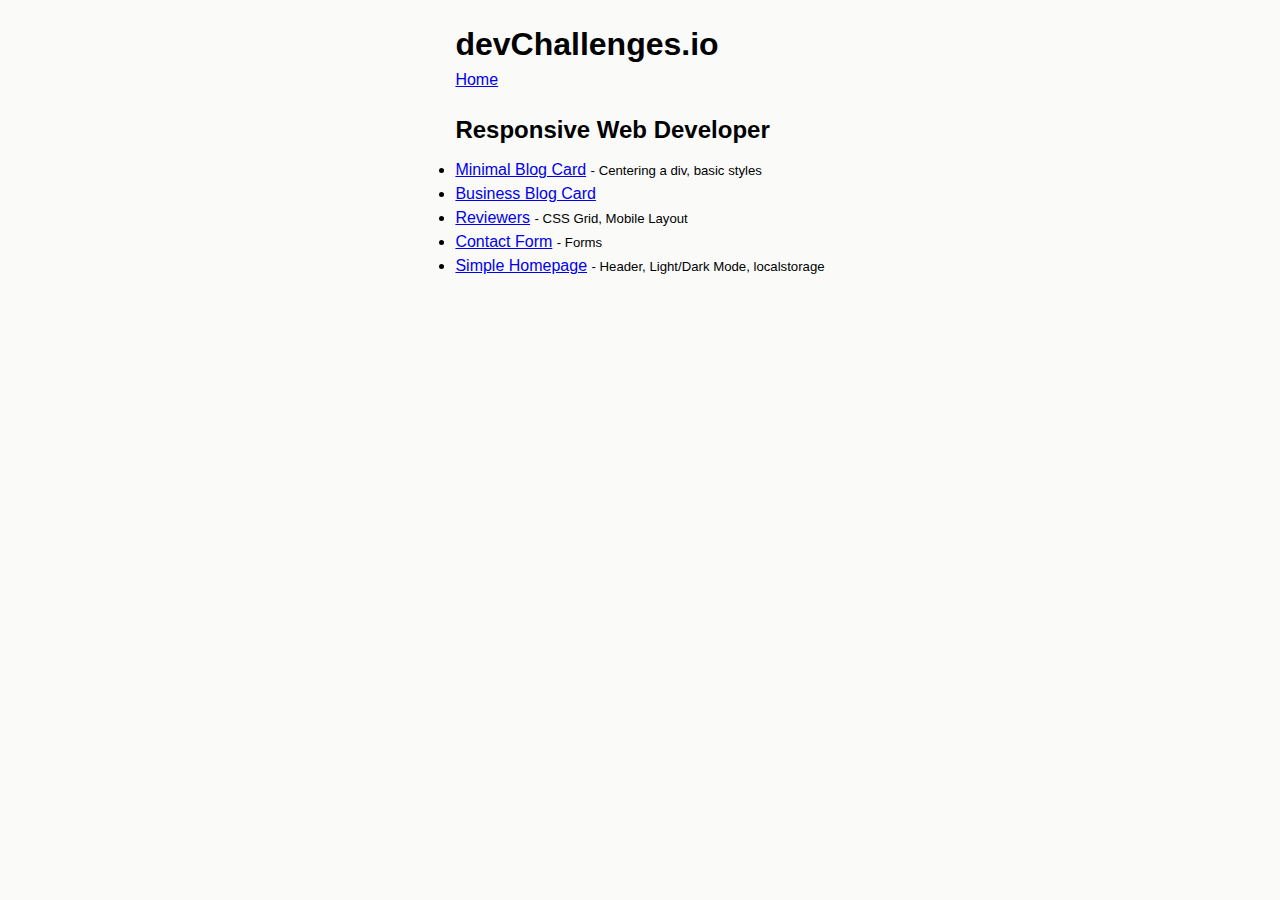
<file: index.html>
<!DOCTYPE html>
<html lang="en">

<head>
    <meta charset="UTF-8">
    <meta name="viewport" content="width=device-width, initial-scale=1.0">
    <link rel="apple-touch-icon" sizes="180x180" href="icons/apple-touch-icon.png">
    <link rel="icon" type="image/png" sizes="32x32" href="icons/favicon-32x32.png">
    <link rel="icon" type="image/png" sizes="16x16" href="icons/favicon-16x16.png">
    <link rel="manifest" href="icons/site.webmanifest">
    <link rel="mask-icon" href="icons/safari-pinned-tab.svg" color="#5bbad5">
    <meta name="msapplication-TileColor" content="#da532c">
    <meta name="theme-color" content="#ffffff">
    <title>aladores - Dev Challenges - RWD</title>
    <link rel="stylesheet" href="./main.css">
    <link rel="stylesheet" href="./reset.css">
</head>

<body>
    <main class="main-container">
        <div class="home-container">
            <h1 class="home-header-1">devChallenges.io</h1>
            </h2>
            <a href="https://angelol.dev">Home</a>
            <div class="home-list-container">
                <div>
                    <h2 class="home-header-2">Responsive Web Developer</h2>
                    <ul class="home-list">
                        <li>
                            <a href="./rwd/mbc/mbc.html"> Minimal Blog Card</a>
                            <span class="font-small">- Centering a div, basic styles</span>
                        </li>
                        <li>
                            <a href="./rwd/bbc/bbc.html"> Business Blog Card</a>
                        </li>
                        <li>
                            <a href="./rwd/reviewers/reviewers.html">Reviewers</a>
                            <span class="font-small">- CSS Grid, Mobile Layout</span>
                        </li>
                        <li>
                            <a href="./rwd/cf/cf.html">Contact Form</a>
                            <span class="font-small">- Forms</span>
                        </li>
                        <li>
                            <a href="./rwd/sh/sh.html">Simple Homepage</a>
                            <span class="font-small">- Header, Light/Dark Mode, localstorage</span>
                        </li>
                    </ul>
                </div>
            </div>
        </div>
    </main>
</body>

</html>
</file>
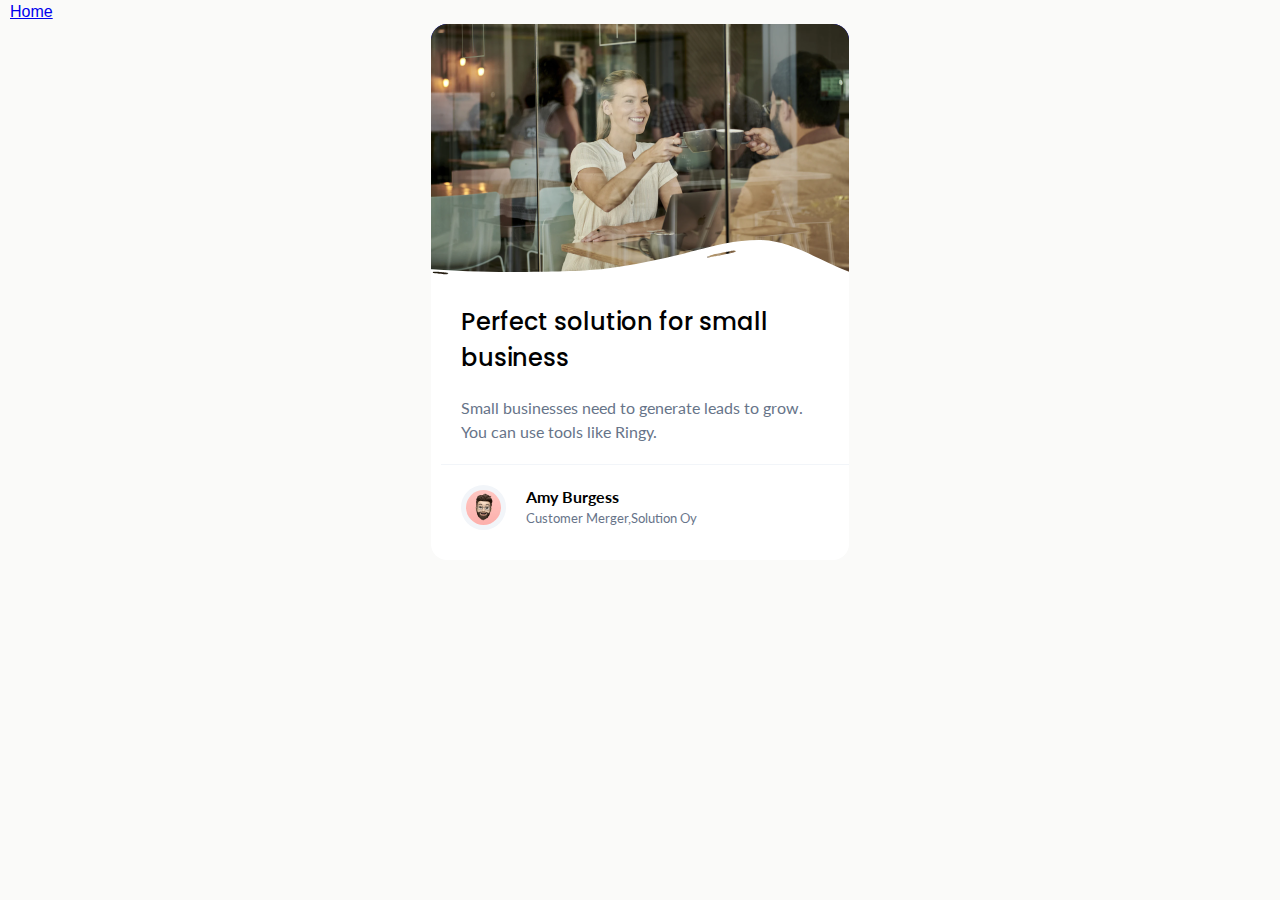
<file: bbc/bbc.html>
<!DOCTYPE html>
<html lang="en">

<head>
    <meta charset="UTF-8">
    <meta name="viewport" content="width=device-width, initial-scale=1.0">
    <title>Business Blog Card</title>
    <link rel="stylesheet" href="./bbc.css">
    <link rel="stylesheet" href="../main.css">
    <link rel="stylesheet" href="../reset.css">
    <link rel="preconnect" href="https://fonts.googleapis.com">
    <link rel="preconnect" href="https://fonts.gstatic.com" crossorigin>
    <link
        href="https://fonts.googleapis.com/css2?family=Lato:ital,wght@0,100;0,300;0,400;0,700;0,900;1,100;1,300;1,400;1,700;1,900&display=swap"
        rel="stylesheet">
    <link
        href="https://fonts.googleapis.com/css2?family=Poppins:ital,wght@0,100;0,200;0,300;0,400;0,500;0,600;0,700;0,800;0,900;1,100;1,200;1,300;1,400;1,500;1,600;1,700;1,800;1,900&display=swap"
        rel="stylesheet">

</head>

<body>
    <header class="header-container">
        <a href="../index.html" class="header-link">Home</a>
    </header>
    <main class="main-container">
        <article class="bbc__container">
            <div class="bbc__image-container">
                <img src="./hero-image-business-card.png" alt="decoration" class="mbc__image">
                <svg class="bbc__image-overlay" width="418" height="68" viewBox="0 0 418 60" fill="blue"
                    xmlns="http://www.w3.org/2000/svg">
                    <path fill-rule="evenodd" clip-rule="evenodd"
                        d="M0 29.2723C49.8111 33.1558 142.803 32.8672 173.912 28.8749C195.536 26.0997 215.146 21.9909 234.225 17.9931C243.347 16.0818 252.413 13.6909 261.547 11.2823C282.757 5.6889 304.329 0 327.8 0C349.718 0 369.892 9.71262 388.837 18.8332C394.823 21.7151 400.687 24.5379 406.444 26.9765L406.452 26.9802L406.458 26.9827C410.375 28.6417 414.222 30.2715 418 31.8183V67.722H0V29.2723ZM304.713 10.8978C305.217 11.4203 304.096 11.8313 303.176 12.1689L303.163 12.1738C302.851 12.2881 302.668 12.367 302.533 12.4248C302.27 12.5383 302.193 12.5713 301.703 12.6336C301.614 12.645 301.39 12.709 301.174 12.7707C300.972 12.8285 300.777 12.8843 300.706 12.8931C300.332 12.9395 300.051 13.0553 299.804 13.1569C299.651 13.2199 299.512 13.2774 299.371 13.3097C298.465 13.518 297.552 13.6865 296.714 13.8413L296.611 13.8603C295.721 14.0246 294.911 14.176 294.129 14.3606C292.627 14.715 291.114 15.0207 289.646 15.3132L289.196 15.4027C288.57 15.5272 288.04 15.5887 287.52 15.6488C286.942 15.7158 286.377 15.7812 285.709 15.9304C284.87 16.1179 284.191 16.2304 283.523 16.3414C282.763 16.4674 282.016 16.5914 281.058 16.8208C280.818 16.8782 280.245 16.9899 279.673 17.1015L279.672 17.1016C279.105 17.2121 278.538 17.3225 278.299 17.3795C277.3 17.6176 276.436 17.7684 276.105 17.1908C275.878 16.7954 275.95 16.7592 276.351 16.5578C276.536 16.4651 276.79 16.3374 277.117 16.1235C277.35 16.0678 277.907 15.8865 278.463 15.7052C279.018 15.5241 279.574 15.343 279.81 15.2866C280.655 15.0841 281.27 14.8999 281.872 14.7191L281.872 14.719C282.557 14.5135 283.228 14.3124 284.207 14.0937C285.549 13.7939 286.904 13.5246 288.217 13.2634L288.217 13.2633L288.669 13.1734C290.137 12.8809 291.556 12.5936 292.943 12.2661C293.892 12.0423 294.845 11.8655 295.719 11.7041L295.773 11.6943C296.205 11.6144 296.459 11.6286 296.697 11.642C296.942 11.6557 297.172 11.6686 297.563 11.5785C297.83 11.5171 298.205 11.4122 298.603 11.3013C299.263 11.1169 299.983 10.9155 300.368 10.8686L300.455 10.858C300.541 10.8475 300.622 10.8374 300.698 10.8278C301.464 10.7303 301.88 10.6507 302.126 10.5602C303.049 10.2217 304.207 10.3728 304.713 10.8978ZM16.1592 34.1874C16.6926 34.115 17.342 34.0268 17.2485 33.5155C17.1545 33.0017 16.6448 32.644 16.1099 32.7166C15.9668 32.7361 15.7464 32.712 15.3539 32.6293C15.3023 32.6184 15.2459 32.606 15.1857 32.5928L15.1852 32.5927C14.9885 32.5496 14.5884 32.5571 14.2219 32.5641C14.0015 32.5683 13.7932 32.5722 13.6487 32.5648C13.4367 32.5538 13.3309 32.4962 13.218 32.4349C13.1079 32.375 12.9911 32.3114 12.7624 32.284L12.7343 32.2807C12.2724 32.2254 11.7683 32.1656 11.2531 32.1435C10.4996 32.1112 9.74266 32.0412 8.96067 31.9649L8.7202 31.9414C8.02079 31.8729 7.29944 31.8022 6.5753 31.7577C6.04695 31.7252 5.67093 31.743 5.28674 31.7612C4.94861 31.7772 4.60415 31.7935 4.14393 31.7761C4.01586 31.7713 3.70012 31.7973 3.38453 31.8232C3.06837 31.8493 2.75236 31.8753 2.62534 31.8703C2.40949 31.9692 2.25245 32.016 2.13846 32.05C1.89085 32.1239 1.84636 32.1372 1.84347 32.4922C1.83925 33.0107 2.29369 33.0723 2.83671 33.0937C2.9669 33.0988 3.26797 33.1302 3.56954 33.1616C3.87373 33.1932 4.17841 33.225 4.30874 33.2299C4.82981 33.2496 5.22098 33.3078 5.61834 33.3669C5.96839 33.419 6.32324 33.4718 6.77593 33.4996C7.13647 33.5218 7.42413 33.5878 7.71869 33.6555C7.9832 33.7162 8.25327 33.7782 8.58667 33.8109L8.82622 33.8343C9.60817 33.9105 10.4152 33.9857 11.2307 34.0207C11.6555 34.039 12.0842 34.0888 12.5545 34.1451L12.6088 34.1516C13.0521 34.2047 13.5348 34.2626 14.025 34.2879C14.101 34.2918 14.1837 34.2759 14.2742 34.2586C14.4204 34.2305 14.5869 34.1985 14.7782 34.2399C14.8148 34.2478 14.9235 34.2447 15.036 34.2416C15.1562 34.2382 15.2808 34.2347 15.3265 34.2443C15.5775 34.2972 15.6234 34.2874 15.781 34.2536C15.8614 34.2364 15.9708 34.213 16.1515 34.1884L16.1592 34.1874Z"
                        fill="white" />
                </svg>

            </div>
            <div class="bbc__container-info">
                <h1 class="bbc__title">
                    Perfect solution for small business
                </h1>
                <p class="bbc__description">
                    Small businesses need to generate leads to grow. You can use tools like Ringy.
                </p>
                <div class="bbc__line"></div>
                <div class="bbc__author">
                    <img src="./avatar-image-business-card.png" class="bbc__author-icon">
                    <div>
                        <p class="bbc__author-name">Amy Burgess</p>
                        <p class="bbc__author-job">Customer Merger,Solution Oy</p>
                    </div>
                </div>
            </div>
        </article>
    </main>
</body>

</html>
</file>
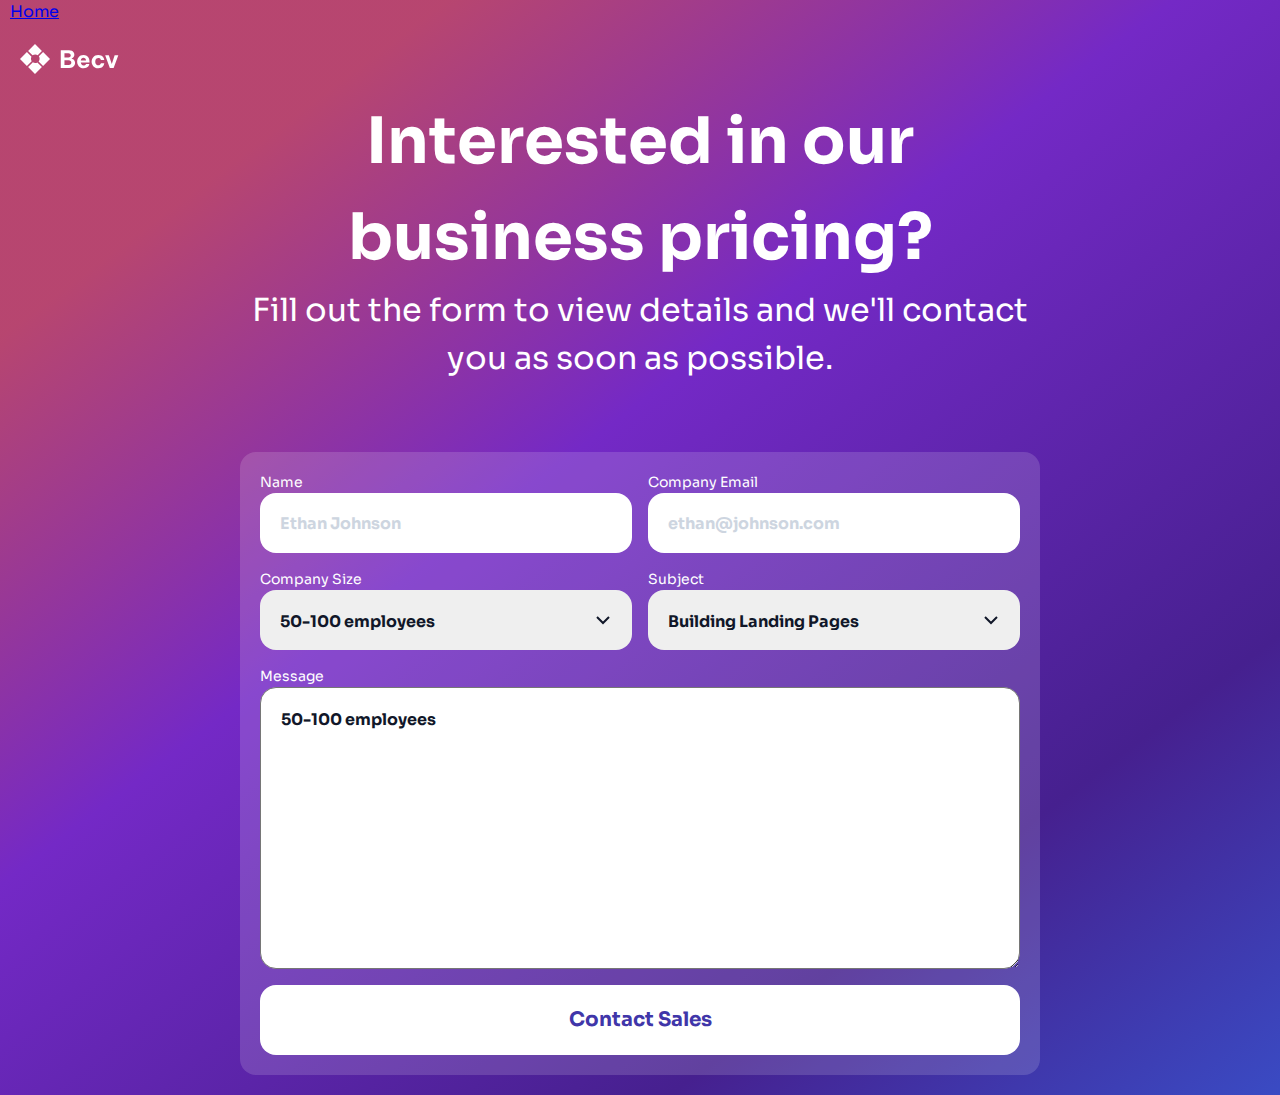
<file: cf/cf.html>
<!DOCTYPE html>
<html lang="en">

<head>
    <meta charset="UTF-8">
    <meta name="viewport" content="width=device-width, initial-scale=1.0">
    <title>Contact Form</title>
    <link rel="stylesheet" href="./cf.css">
    <link rel="stylesheet" href="../main.css">
    <link rel="stylesheet" href="../reset.css">
    <link rel="preconnect" href="https://fonts.googleapis.com">
    <link rel="preconnect" href="https://fonts.gstatic.com" crossorigin>
    <link href="https://fonts.googleapis.com/css2?family=Sora:wght@100..800&display=swap" rel="stylesheet">
</head>

<body class="container">
    <header class="header-container">
        <a href="../index.html" class="header-link">Home</a>
    </header>
    <header class="cf__header">
        <svg width="99" height="30" viewBox="0 0 99 30" fill="none" xmlns="http://www.w3.org/2000/svg">
            <path fill-rule="evenodd" clip-rule="evenodd"
                d="M21.9186 6.91865L14.9999 0L8.08129 6.91865L12.5357 11.373C13.2837 10.7556 14.2427 10.3846 15.2883 10.3846C16.186 10.3846 17.0199 10.658 17.7112 11.1261L21.9186 6.91865ZM18.627 17.4642C19.2444 16.7162 19.6153 15.7572 19.6153 14.7116C19.6153 13.8139 19.3419 12.9801 18.8739 12.2888L23.0814 8.08132L30 15L23.0814 21.9186L18.627 17.4642ZM12.8655 18.2971C13.5568 18.7651 14.3907 19.0385 15.2883 19.0385C16.0358 19.0385 16.7391 18.8489 17.3526 18.5153L21.9186 23.0813L14.9999 30L8.08129 23.0813L12.8655 18.2971ZM11.4846 12.6473C11.151 13.2608 10.9614 13.9641 10.9614 14.7116C10.9614 15.6093 11.2348 16.4431 11.7029 17.1344L6.91865 21.9186L0 15L6.91865 8.08132L11.4846 12.6473Z"
                fill="white" />
            <path
                d="M40.7693 24V6.24H48.9773C50.1293 6.24 51.0973 6.44 51.8813 6.84C52.6813 7.24 53.2893 7.776 53.7053 8.448C54.1213 9.104 54.3293 9.832 54.3293 10.632C54.3293 11.416 54.1853 12.072 53.8973 12.6C53.6093 13.112 53.2573 13.528 52.8413 13.848C52.4413 14.152 52.0493 14.36 51.6653 14.472V14.664C52.0973 14.76 52.5773 14.968 53.1053 15.288C53.6333 15.608 54.0893 16.064 54.4733 16.656C54.8573 17.248 55.0493 18.016 55.0493 18.96C55.0493 19.792 54.8493 20.592 54.4493 21.36C54.0653 22.128 53.4333 22.76 52.5533 23.256C51.6893 23.752 50.5613 24 49.1693 24H40.7693ZM48.3533 9.336H44.4653V13.464H48.3533C49.1853 13.464 49.7933 13.264 50.1773 12.864C50.5613 12.464 50.7533 11.976 50.7533 11.4C50.7533 10.84 50.5613 10.36 50.1773 9.96C49.7933 9.544 49.1853 9.336 48.3533 9.336ZM48.6413 16.296H44.4653V20.904H48.6413C49.5853 20.904 50.2653 20.68 50.6813 20.232C51.1133 19.768 51.3293 19.216 51.3293 18.576C51.3293 17.952 51.1133 17.416 50.6813 16.968C50.2653 16.52 49.5853 16.296 48.6413 16.296ZM63.641 24.24C62.521 24.24 61.553 24.056 60.737 23.688C59.921 23.304 59.249 22.8 58.721 22.176C58.193 21.536 57.793 20.824 57.521 20.04C57.265 19.256 57.137 18.448 57.137 17.616C57.137 16.816 57.257 16.032 57.497 15.264C57.753 14.48 58.137 13.768 58.649 13.128C59.177 12.488 59.841 11.984 60.641 11.616C61.457 11.232 62.417 11.04 63.521 11.04C64.689 11.04 65.721 11.296 66.617 11.808C67.529 12.32 68.241 13.08 68.753 14.088C69.265 15.08 69.521 16.288 69.521 17.712V18.6H60.809C60.857 19.368 61.121 20.032 61.601 20.592C62.097 21.152 62.777 21.432 63.641 21.432C64.137 21.432 64.537 21.36 64.841 21.216C65.161 21.056 65.409 20.88 65.585 20.688C65.761 20.48 65.881 20.296 65.945 20.136C66.009 19.976 66.041 19.896 66.041 19.896H69.401C69.401 19.896 69.361 20.048 69.281 20.352C69.217 20.64 69.073 21 68.849 21.432C68.625 21.864 68.297 22.296 67.865 22.728C67.449 23.16 66.897 23.52 66.209 23.808C65.521 24.096 64.665 24.24 63.641 24.24ZM60.809 16.392H66.017C65.969 15.512 65.705 14.856 65.225 14.424C64.745 13.992 64.153 13.776 63.449 13.776C62.745 13.776 62.145 14.008 61.649 14.472C61.153 14.92 60.873 15.56 60.809 16.392ZM78.2397 24.24C77.1197 24.24 76.1437 24.056 75.3117 23.688C74.4797 23.304 73.7917 22.8 73.2477 22.176C72.7037 21.552 72.2957 20.848 72.0237 20.064C71.7517 19.264 71.6157 18.456 71.6157 17.64C71.6157 16.824 71.7517 16.024 72.0237 15.24C72.2957 14.456 72.7037 13.752 73.2477 13.128C73.7917 12.488 74.4797 11.984 75.3117 11.616C76.1437 11.232 77.1197 11.04 78.2397 11.04C79.3757 11.04 80.3117 11.208 81.0477 11.544C81.7837 11.864 82.3677 12.272 82.7997 12.768C83.2477 13.248 83.5757 13.736 83.7837 14.232C83.9917 14.712 84.1197 15.12 84.1677 15.456C84.2317 15.776 84.2637 15.936 84.2637 15.936H80.8557C80.8557 15.936 80.8237 15.84 80.7597 15.648C80.7117 15.44 80.5997 15.208 80.4237 14.952C80.2637 14.68 80.0157 14.448 79.6797 14.256C79.3437 14.048 78.8957 13.944 78.3357 13.944C77.6477 13.944 77.0717 14.12 76.6077 14.472C76.1597 14.808 75.8237 15.256 75.5997 15.816C75.3757 16.376 75.2637 16.984 75.2637 17.64C75.2637 18.296 75.3757 18.904 75.5997 19.464C75.8237 20.024 76.1597 20.48 76.6077 20.832C77.0717 21.168 77.6477 21.336 78.3357 21.336C78.8957 21.336 79.3437 21.24 79.6797 21.048C80.0157 20.84 80.2637 20.608 80.4237 20.352C80.5997 20.08 80.7117 19.848 80.7597 19.656C80.8237 19.448 80.8557 19.344 80.8557 19.344H84.2637C84.2637 19.344 84.2317 19.512 84.1677 19.848C84.1197 20.168 83.9917 20.576 83.7837 21.072C83.5757 21.552 83.2477 22.04 82.7997 22.536C82.3677 23.016 81.7837 23.424 81.0477 23.76C80.3117 24.08 79.3757 24.24 78.2397 24.24ZM89.8207 24L85.1647 11.28H88.8127L91.7887 19.896L94.6447 11.28H98.3167L93.6367 24H89.8207Z"
                fill="white" />
        </svg>
    </header>
    <main class="main-container">
        <section class="cf__container">
            <div class="cf__header-text-container">
                <h1 class="cf__header-text">Interested in our business pricing?</h1>
                <h2 class="cf__subheader-text">Fill out the form to view details and we'll contact you as soon as
                    possible.
                </h2>
            </div>

            <form class="cf__form">
                <div class="cf__form-row">
                    <div class="cf__form-input-container">
                        <label for="name" class="cf__form-label">Name</label>
                        <input type="text" id="name" for="name" class="cf__form-input" placeholder="Ethan Johnson">
                    </div>
                    <div class="cf__form-input-container">
                        <label for="email" class="cf__form-label">Company Email</label>
                        <input type="text" id="email" for="email" class="cf__form-input"
                            placeholder="ethan@johnson.com">
                    </div>
                </div>
                <div class="cf__form-row">
                    <div class="cf__form-input-container">
                        <label for="company-size" class="cf__form-label">Company Size</label>
                        <select type="select" id="company-size" for="company-size"
                            class="cf__form-input cf__form-select">
                            <option value="50-100">50-100 employees</option>
                            <option value="101-150">101-150 employees</option>
                        </select>
                    </div>

                    <div class="cf__form-input-container">
                        <label for="subject" class="cf__form-label">Subject</label>
                        <select type="select" id="subject" for="subject" class="cf__form-input cf__form-select">
                            <option value="landing">Building Landing Pages</option>
                            <option value="forms">Building Forms</option>
                        </select>
                    </div>
                </div>
                <div class="cf__form-input-container">
                    <label for="message" class="cf__form-label">Message</label>
                    <textarea id="message" name="message" rows="10" class="cf__form-text-area">50-100 employees
                </textarea>
                </div>
                <input type="submit" value="Contact Sales" class="cf__form-submit-btn" />
            </form>

        </section>
    </main>
</body>

</html>
</file>
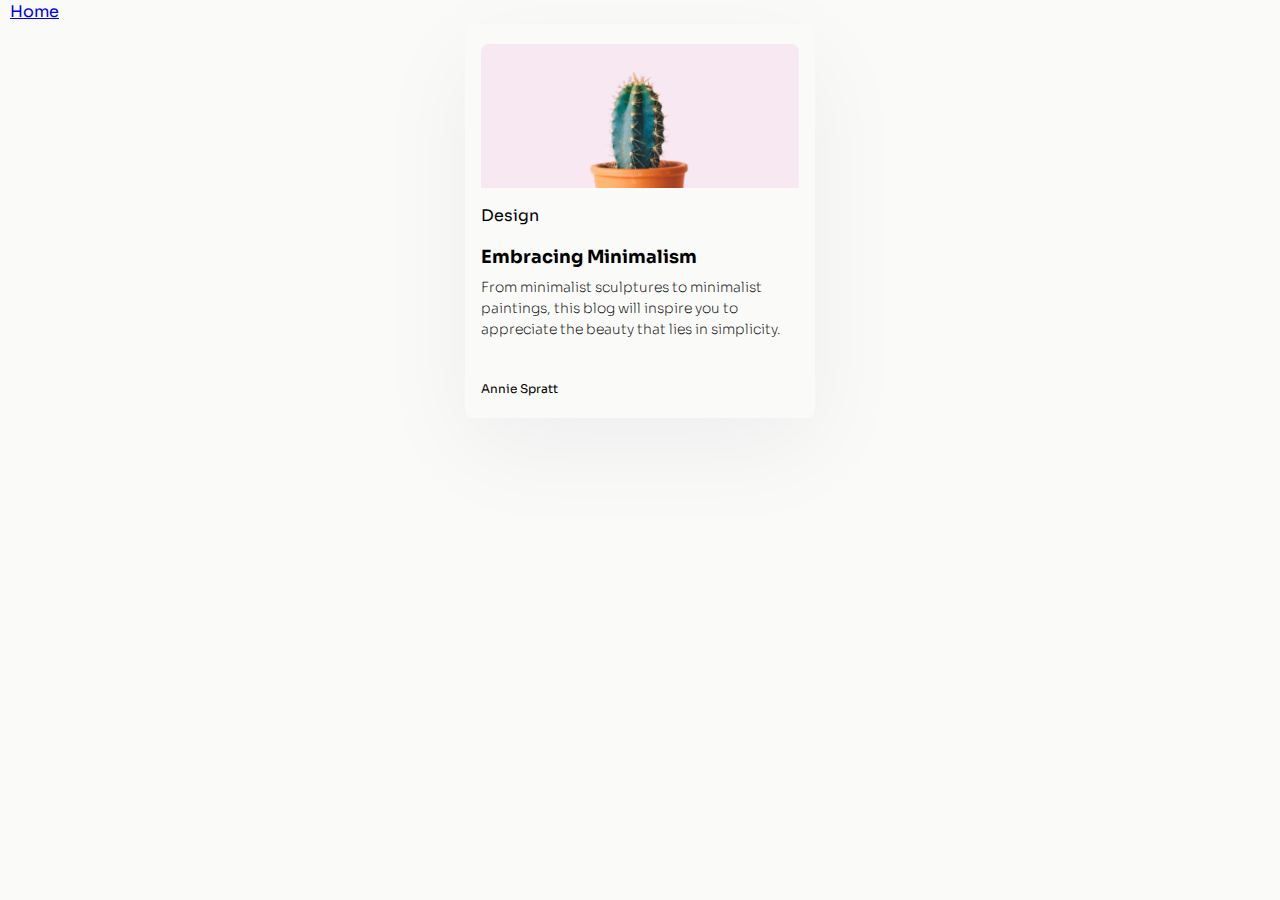
<file: mbc/mbc.html>
<!DOCTYPE html>
<html lang="en">

<head>
    <meta charset="UTF-8">
    <meta name="viewport" content="width=device-width, initial-scale=1.0">
    <title>Minimal Blog Card</title>
    <link rel="stylesheet" href="./mbc.css">
    <link rel="stylesheet" href="../main.css">
    <link rel="stylesheet" href="../reset.css">
    <link rel="preconnect" href="https://fonts.googleapis.com">
    <link rel="preconnect" href="https://fonts.gstatic.com" crossorigin>
    <link href="https://fonts.googleapis.com/css2?family=Sora:wght@100..800&display=swap" rel="stylesheet">
</head>

<body>
    <header class="header-container">
        <a href="../index.html" class="header-link">Home</a>
    </header>
    <main class="main-container">
        <article class="mbc__container">
            <img src="./cactus_img.jpg" alt="A cactus in a brown pot." class="mbc__image">
            <div>
                <p class="mbc-tags">Design</p>
            </div>
            <h1 class="mbc__title">
                Embracing Minimalism
            </h1>
            <p class="mbc__description">From minimalist sculptures to minimalist paintings, this blog will inspire
                you to
                appreciate the beauty that
                lies in simplicity.</p>

            <div class="mbc__line"></div>
            <p class="mbc__author">Annie Spratt</p>
        </article>
    </main>
</body>

</html>
</file>
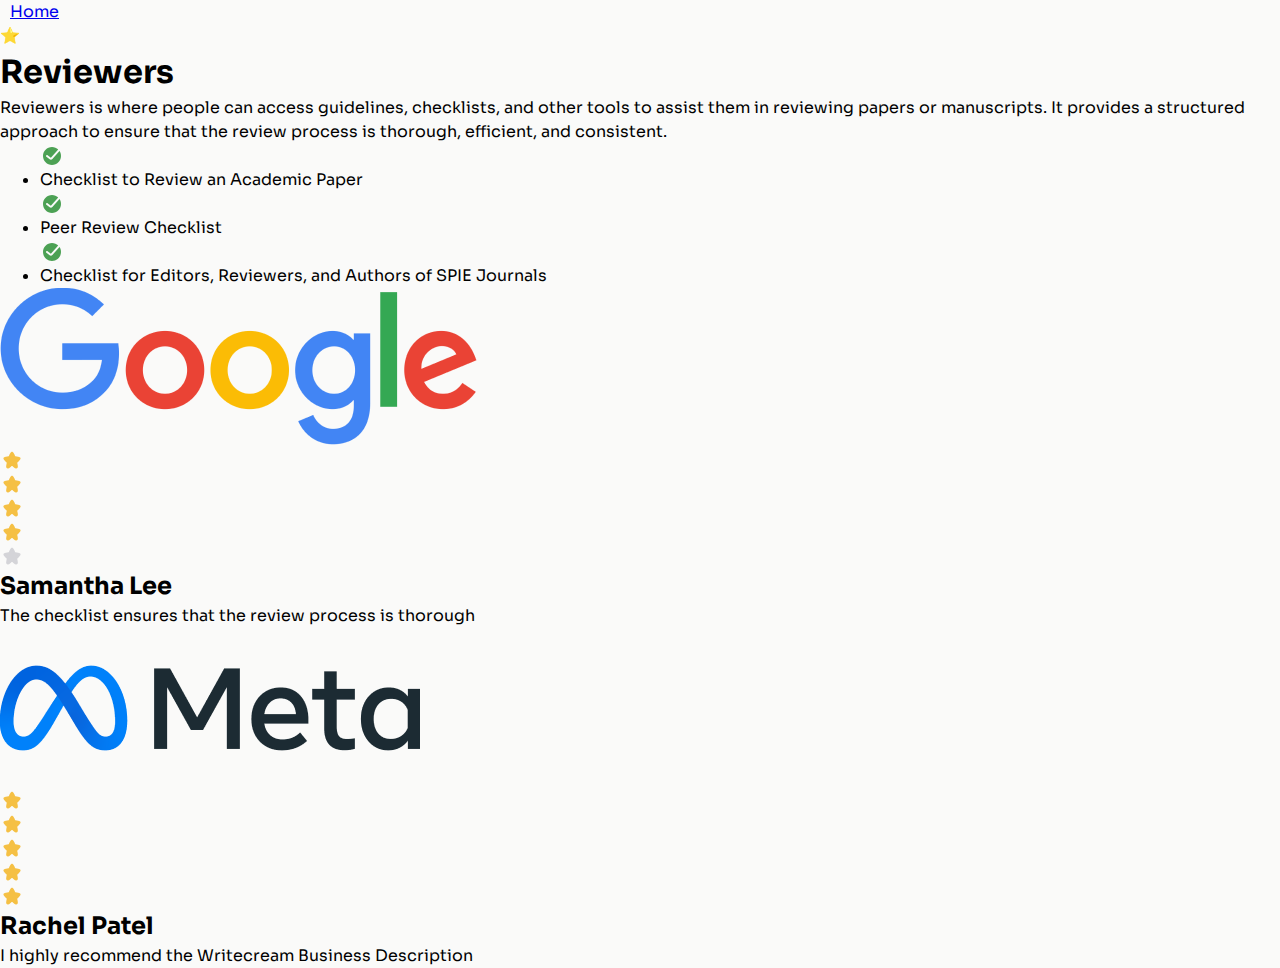
<file: reviewers/reviewers.html>
<!DOCTYPE html>
<html lang="en">

<head>
    <meta charset="UTF-8">
    <meta name="viewport" content="width=device-width, initial-scale=1.0">
    <title>Reviewers</title>
    <link rel="stylesheet" href="./reviewers.css">
    <link rel="stylesheet" href="../main.css">
    <link rel="stylesheet" href="../reset.css">
    <link rel="preconnect" href="https://fonts.googleapis.com">
    <link rel="preconnect" href="https://fonts.gstatic.com" crossorigin>
    <link href="https://fonts.googleapis.com/css2?family=Sora:wght@100..800&display=swap" rel="stylesheet">
</head>

<body>
    <header class="header-container">
        <a href="../index.html" class="header-link">Home</a>
    </header>
    <main class="main-container">
        <section class="reviewers__container">
            <div class="reviewers__info">
                <span class="reviewers__info-star">⭐️</span>
                <h1 class="reviewers__info-title">Reviewers</h1>
                <p class="reviewers__info-description">Reviewers is where people can access guidelines, checklists, and
                    other tools to assist them in reviewing papers or manuscripts. It provides a structured approach to
                    ensure that the review process is thorough, efficient, and consistent.</p>
                <ul class="reviewers__info-list">
                    <li class="reviewers__info-list-item"><img src="./Done_ring_round_fill.svg">Checklist to Review an
                        Academic Paper</li>
                    <li class="reviewers__info-list-item"><img src="./Done_ring_round_fill.svg">Peer Review Checklist
                    </li>
                    <li class="reviewers__info-list-item"><img src="./Done_ring_round_fill.svg">Checklist for Editors,
                        Reviewers, and Authors of SPIE Journals
                    </li>
                </ul>
            </div>
            <div class="reviewers__testimony-container">
                <div class="reviewers__testimony-card">
                    <div class="reviewers__testimony-card-top">
                        <img src="./google-testimonial.png" alt="google logo" class="reviewers__testimony-card-image">
                        <div class="reviewers__testimony-card-stars">
                            <svg width="24" height="24" viewBox="0 0 24 24" fill="none"
                                xmlns="http://www.w3.org/2000/svg">
                                <path
                                    d="M10.3073 7.21989C10.9494 5.61921 11.2704 4.81886 11.792 4.70794C11.9291 4.67877 12.0709 4.67877 12.208 4.70794C12.7296 4.81886 13.0506 5.61921 13.6927 7.21989C14.0579 8.13017 14.2404 8.58531 14.582 8.89488C14.6779 8.98171 14.7819 9.05904 14.8926 9.12579C15.2875 9.36377 15.7803 9.40791 16.7661 9.4962C18.4349 9.64565 19.2693 9.72037 19.5241 10.1961C19.5768 10.2946 19.6127 10.4013 19.6302 10.5117C19.7147 11.0447 19.1013 11.6028 17.8745 12.7189L17.5338 13.0289C16.9603 13.5507 16.6735 13.8116 16.5076 14.1372C16.4081 14.3325 16.3414 14.5428 16.3102 14.7598C16.2581 15.1215 16.342 15.5 16.51 16.257L16.57 16.5274C16.8712 17.885 17.0218 18.5637 16.8338 18.8974C16.6649 19.1971 16.3539 19.3889 16.0103 19.4053C15.6278 19.4236 15.0888 18.9844 14.0108 18.106C13.3006 17.5273 12.9455 17.2379 12.5513 17.1249C12.191 17.0216 11.809 17.0216 11.4488 17.1249C11.0545 17.2379 10.6994 17.5273 9.98923 18.106C8.91125 18.9844 8.37227 19.4236 7.98975 19.4053C7.64615 19.3889 7.3351 19.1971 7.16623 18.8974C6.97824 18.5637 7.12884 17.885 7.43004 16.5274L7.49004 16.257C7.658 15.5 7.74197 15.1215 7.68986 14.7598C7.6586 14.5428 7.59188 14.3325 7.49238 14.1372C7.32651 13.8116 7.03974 13.5507 6.46619 13.0289L6.12552 12.7189C4.89873 11.6028 4.28534 11.0447 4.36981 10.5117C4.3873 10.4013 4.42318 10.2946 4.47595 10.1961C4.73075 9.72037 5.56514 9.64565 7.2339 9.4962C8.21968 9.40791 8.71257 9.36377 9.10741 9.12579C9.21816 9.05904 9.32217 8.98171 9.41799 8.89488C9.7596 8.58531 9.94217 8.13017 10.3073 7.21989Z"
                                    fill="#F5C044" stroke="#F5C044" stroke-width="2" />
                            </svg>
                            <svg width="24" height="24" viewBox="0 0 24 24" fill="none"
                                xmlns="http://www.w3.org/2000/svg">
                                <path
                                    d="M10.3073 7.21989C10.9494 5.61921 11.2704 4.81886 11.792 4.70794C11.9291 4.67877 12.0709 4.67877 12.208 4.70794C12.7296 4.81886 13.0506 5.61921 13.6927 7.21989C14.0579 8.13017 14.2404 8.58531 14.582 8.89488C14.6779 8.98171 14.7819 9.05904 14.8926 9.12579C15.2875 9.36377 15.7803 9.40791 16.7661 9.4962C18.4349 9.64565 19.2693 9.72037 19.5241 10.1961C19.5768 10.2946 19.6127 10.4013 19.6302 10.5117C19.7147 11.0447 19.1013 11.6028 17.8745 12.7189L17.5338 13.0289C16.9603 13.5507 16.6735 13.8116 16.5076 14.1372C16.4081 14.3325 16.3414 14.5428 16.3102 14.7598C16.2581 15.1215 16.342 15.5 16.51 16.257L16.57 16.5274C16.8712 17.885 17.0218 18.5637 16.8338 18.8974C16.6649 19.1971 16.3539 19.3889 16.0103 19.4053C15.6278 19.4236 15.0888 18.9844 14.0108 18.106C13.3006 17.5273 12.9455 17.2379 12.5513 17.1249C12.191 17.0216 11.809 17.0216 11.4488 17.1249C11.0545 17.2379 10.6994 17.5273 9.98923 18.106C8.91125 18.9844 8.37227 19.4236 7.98975 19.4053C7.64615 19.3889 7.3351 19.1971 7.16623 18.8974C6.97824 18.5637 7.12884 17.885 7.43004 16.5274L7.49004 16.257C7.658 15.5 7.74197 15.1215 7.68986 14.7598C7.6586 14.5428 7.59188 14.3325 7.49238 14.1372C7.32651 13.8116 7.03974 13.5507 6.46619 13.0289L6.12552 12.7189C4.89873 11.6028 4.28534 11.0447 4.36981 10.5117C4.3873 10.4013 4.42318 10.2946 4.47595 10.1961C4.73075 9.72037 5.56514 9.64565 7.2339 9.4962C8.21968 9.40791 8.71257 9.36377 9.10741 9.12579C9.21816 9.05904 9.32217 8.98171 9.41799 8.89488C9.7596 8.58531 9.94217 8.13017 10.3073 7.21989Z"
                                    fill="#F5C044" stroke="#F5C044" stroke-width="2" />
                            </svg>
                            <svg width="24" height="24" viewBox="0 0 24 24" fill="none"
                                xmlns="http://www.w3.org/2000/svg">
                                <path
                                    d="M10.3073 7.21989C10.9494 5.61921 11.2704 4.81886 11.792 4.70794C11.9291 4.67877 12.0709 4.67877 12.208 4.70794C12.7296 4.81886 13.0506 5.61921 13.6927 7.21989C14.0579 8.13017 14.2404 8.58531 14.582 8.89488C14.6779 8.98171 14.7819 9.05904 14.8926 9.12579C15.2875 9.36377 15.7803 9.40791 16.7661 9.4962C18.4349 9.64565 19.2693 9.72037 19.5241 10.1961C19.5768 10.2946 19.6127 10.4013 19.6302 10.5117C19.7147 11.0447 19.1013 11.6028 17.8745 12.7189L17.5338 13.0289C16.9603 13.5507 16.6735 13.8116 16.5076 14.1372C16.4081 14.3325 16.3414 14.5428 16.3102 14.7598C16.2581 15.1215 16.342 15.5 16.51 16.257L16.57 16.5274C16.8712 17.885 17.0218 18.5637 16.8338 18.8974C16.6649 19.1971 16.3539 19.3889 16.0103 19.4053C15.6278 19.4236 15.0888 18.9844 14.0108 18.106C13.3006 17.5273 12.9455 17.2379 12.5513 17.1249C12.191 17.0216 11.809 17.0216 11.4488 17.1249C11.0545 17.2379 10.6994 17.5273 9.98923 18.106C8.91125 18.9844 8.37227 19.4236 7.98975 19.4053C7.64615 19.3889 7.3351 19.1971 7.16623 18.8974C6.97824 18.5637 7.12884 17.885 7.43004 16.5274L7.49004 16.257C7.658 15.5 7.74197 15.1215 7.68986 14.7598C7.6586 14.5428 7.59188 14.3325 7.49238 14.1372C7.32651 13.8116 7.03974 13.5507 6.46619 13.0289L6.12552 12.7189C4.89873 11.6028 4.28534 11.0447 4.36981 10.5117C4.3873 10.4013 4.42318 10.2946 4.47595 10.1961C4.73075 9.72037 5.56514 9.64565 7.2339 9.4962C8.21968 9.40791 8.71257 9.36377 9.10741 9.12579C9.21816 9.05904 9.32217 8.98171 9.41799 8.89488C9.7596 8.58531 9.94217 8.13017 10.3073 7.21989Z"
                                    fill="#F5C044" stroke="#F5C044" stroke-width="2" />
                            </svg>
                            <svg width="24" height="24" viewBox="0 0 24 24" fill="none"
                                xmlns="http://www.w3.org/2000/svg">
                                <path
                                    d="M10.3073 7.21989C10.9494 5.61921 11.2704 4.81886 11.792 4.70794C11.9291 4.67877 12.0709 4.67877 12.208 4.70794C12.7296 4.81886 13.0506 5.61921 13.6927 7.21989C14.0579 8.13017 14.2404 8.58531 14.582 8.89488C14.6779 8.98171 14.7819 9.05904 14.8926 9.12579C15.2875 9.36377 15.7803 9.40791 16.7661 9.4962C18.4349 9.64565 19.2693 9.72037 19.5241 10.1961C19.5768 10.2946 19.6127 10.4013 19.6302 10.5117C19.7147 11.0447 19.1013 11.6028 17.8745 12.7189L17.5338 13.0289C16.9603 13.5507 16.6735 13.8116 16.5076 14.1372C16.4081 14.3325 16.3414 14.5428 16.3102 14.7598C16.2581 15.1215 16.342 15.5 16.51 16.257L16.57 16.5274C16.8712 17.885 17.0218 18.5637 16.8338 18.8974C16.6649 19.1971 16.3539 19.3889 16.0103 19.4053C15.6278 19.4236 15.0888 18.9844 14.0108 18.106C13.3006 17.5273 12.9455 17.2379 12.5513 17.1249C12.191 17.0216 11.809 17.0216 11.4488 17.1249C11.0545 17.2379 10.6994 17.5273 9.98923 18.106C8.91125 18.9844 8.37227 19.4236 7.98975 19.4053C7.64615 19.3889 7.3351 19.1971 7.16623 18.8974C6.97824 18.5637 7.12884 17.885 7.43004 16.5274L7.49004 16.257C7.658 15.5 7.74197 15.1215 7.68986 14.7598C7.6586 14.5428 7.59188 14.3325 7.49238 14.1372C7.32651 13.8116 7.03974 13.5507 6.46619 13.0289L6.12552 12.7189C4.89873 11.6028 4.28534 11.0447 4.36981 10.5117C4.3873 10.4013 4.42318 10.2946 4.47595 10.1961C4.73075 9.72037 5.56514 9.64565 7.2339 9.4962C8.21968 9.40791 8.71257 9.36377 9.10741 9.12579C9.21816 9.05904 9.32217 8.98171 9.41799 8.89488C9.7596 8.58531 9.94217 8.13017 10.3073 7.21989Z"
                                    fill="#F5C044" stroke="#F5C044" stroke-width="2" />
                            </svg>
                            <svg width="24" height="24" viewBox="0 0 24 24" fill="none"
                                xmlns="http://www.w3.org/2000/svg">
                                <path
                                    d="M10.3073 7.21989C10.9494 5.61921 11.2704 4.81886 11.792 4.70794C11.9291 4.67877 12.0709 4.67877 12.208 4.70794C12.7296 4.81886 13.0506 5.61921 13.6927 7.21989C14.0579 8.13017 14.2404 8.58531 14.582 8.89488C14.6779 8.98171 14.7819 9.05904 14.8926 9.12579C15.2875 9.36377 15.7803 9.40791 16.7661 9.4962C18.4349 9.64565 19.2693 9.72037 19.5241 10.1961C19.5768 10.2946 19.6127 10.4013 19.6302 10.5117C19.7147 11.0447 19.1013 11.6028 17.8745 12.7189L17.5338 13.0289C16.9603 13.5507 16.6735 13.8116 16.5076 14.1372C16.4081 14.3325 16.3414 14.5428 16.3102 14.7598C16.2581 15.1215 16.342 15.5 16.51 16.257L16.57 16.5274C16.8712 17.885 17.0218 18.5637 16.8338 18.8974C16.6649 19.1971 16.3539 19.3889 16.0103 19.4053C15.6278 19.4236 15.0888 18.9844 14.0108 18.106C13.3006 17.5273 12.9455 17.2379 12.5513 17.1249C12.191 17.0216 11.809 17.0216 11.4488 17.1249C11.0545 17.2379 10.6994 17.5273 9.98923 18.106C8.91125 18.9844 8.37227 19.4236 7.98975 19.4053C7.64615 19.3889 7.3351 19.1971 7.16623 18.8974C6.97824 18.5637 7.12884 17.885 7.43004 16.5274L7.49004 16.257C7.658 15.5 7.74197 15.1215 7.68986 14.7598C7.6586 14.5428 7.59188 14.3325 7.49238 14.1372C7.32651 13.8116 7.03974 13.5507 6.46619 13.0289L6.12552 12.7189C4.89873 11.6028 4.28534 11.0447 4.36981 10.5117C4.3873 10.4013 4.42318 10.2946 4.47595 10.1961C4.73075 9.72037 5.56514 9.64565 7.2339 9.4962C8.21968 9.40791 8.71257 9.36377 9.10741 9.12579C9.21816 9.05904 9.32217 8.98171 9.41799 8.89488C9.7596 8.58531 9.94217 8.13017 10.3073 7.21989Z"
                                    fill="#D4D4D8" stroke="#D4D4D8" stroke-width="2" />
                            </svg>

                        </div>
                    </div>
                    <h2 class="reviewers__testimony-card-name">
                        Samantha Lee
                    </h2>
                    <p class="reviewers__testimony-card-description">The checklist ensures that the review process is
                        thorough</p>
                </div>
                <div class="reviewers__testimony-card">
                    <div class="reviewers__testimony-card-top">
                        <img src="./meta-testimonial.png" alt="meta logo" class="reviewers__testimony-card-image">
                        <div class="reviewers__testimony-card-stars">
                            <svg width="24" height="24" viewBox="0 0 24 24" fill="none"
                                xmlns="http://www.w3.org/2000/svg">
                                <path
                                    d="M10.3073 7.21989C10.9494 5.61921 11.2704 4.81886 11.792 4.70794C11.9291 4.67877 12.0709 4.67877 12.208 4.70794C12.7296 4.81886 13.0506 5.61921 13.6927 7.21989C14.0579 8.13017 14.2404 8.58531 14.582 8.89488C14.6779 8.98171 14.7819 9.05904 14.8926 9.12579C15.2875 9.36377 15.7803 9.40791 16.7661 9.4962C18.4349 9.64565 19.2693 9.72037 19.5241 10.1961C19.5768 10.2946 19.6127 10.4013 19.6302 10.5117C19.7147 11.0447 19.1013 11.6028 17.8745 12.7189L17.5338 13.0289C16.9603 13.5507 16.6735 13.8116 16.5076 14.1372C16.4081 14.3325 16.3414 14.5428 16.3102 14.7598C16.2581 15.1215 16.342 15.5 16.51 16.257L16.57 16.5274C16.8712 17.885 17.0218 18.5637 16.8338 18.8974C16.6649 19.1971 16.3539 19.3889 16.0103 19.4053C15.6278 19.4236 15.0888 18.9844 14.0108 18.106C13.3006 17.5273 12.9455 17.2379 12.5513 17.1249C12.191 17.0216 11.809 17.0216 11.4488 17.1249C11.0545 17.2379 10.6994 17.5273 9.98923 18.106C8.91125 18.9844 8.37227 19.4236 7.98975 19.4053C7.64615 19.3889 7.3351 19.1971 7.16623 18.8974C6.97824 18.5637 7.12884 17.885 7.43004 16.5274L7.49004 16.257C7.658 15.5 7.74197 15.1215 7.68986 14.7598C7.6586 14.5428 7.59188 14.3325 7.49238 14.1372C7.32651 13.8116 7.03974 13.5507 6.46619 13.0289L6.12552 12.7189C4.89873 11.6028 4.28534 11.0447 4.36981 10.5117C4.3873 10.4013 4.42318 10.2946 4.47595 10.1961C4.73075 9.72037 5.56514 9.64565 7.2339 9.4962C8.21968 9.40791 8.71257 9.36377 9.10741 9.12579C9.21816 9.05904 9.32217 8.98171 9.41799 8.89488C9.7596 8.58531 9.94217 8.13017 10.3073 7.21989Z"
                                    fill="#F5C044" stroke="#F5C044" stroke-width="2" />
                            </svg>
                            <svg width="24" height="24" viewBox="0 0 24 24" fill="none"
                                xmlns="http://www.w3.org/2000/svg">
                                <path
                                    d="M10.3073 7.21989C10.9494 5.61921 11.2704 4.81886 11.792 4.70794C11.9291 4.67877 12.0709 4.67877 12.208 4.70794C12.7296 4.81886 13.0506 5.61921 13.6927 7.21989C14.0579 8.13017 14.2404 8.58531 14.582 8.89488C14.6779 8.98171 14.7819 9.05904 14.8926 9.12579C15.2875 9.36377 15.7803 9.40791 16.7661 9.4962C18.4349 9.64565 19.2693 9.72037 19.5241 10.1961C19.5768 10.2946 19.6127 10.4013 19.6302 10.5117C19.7147 11.0447 19.1013 11.6028 17.8745 12.7189L17.5338 13.0289C16.9603 13.5507 16.6735 13.8116 16.5076 14.1372C16.4081 14.3325 16.3414 14.5428 16.3102 14.7598C16.2581 15.1215 16.342 15.5 16.51 16.257L16.57 16.5274C16.8712 17.885 17.0218 18.5637 16.8338 18.8974C16.6649 19.1971 16.3539 19.3889 16.0103 19.4053C15.6278 19.4236 15.0888 18.9844 14.0108 18.106C13.3006 17.5273 12.9455 17.2379 12.5513 17.1249C12.191 17.0216 11.809 17.0216 11.4488 17.1249C11.0545 17.2379 10.6994 17.5273 9.98923 18.106C8.91125 18.9844 8.37227 19.4236 7.98975 19.4053C7.64615 19.3889 7.3351 19.1971 7.16623 18.8974C6.97824 18.5637 7.12884 17.885 7.43004 16.5274L7.49004 16.257C7.658 15.5 7.74197 15.1215 7.68986 14.7598C7.6586 14.5428 7.59188 14.3325 7.49238 14.1372C7.32651 13.8116 7.03974 13.5507 6.46619 13.0289L6.12552 12.7189C4.89873 11.6028 4.28534 11.0447 4.36981 10.5117C4.3873 10.4013 4.42318 10.2946 4.47595 10.1961C4.73075 9.72037 5.56514 9.64565 7.2339 9.4962C8.21968 9.40791 8.71257 9.36377 9.10741 9.12579C9.21816 9.05904 9.32217 8.98171 9.41799 8.89488C9.7596 8.58531 9.94217 8.13017 10.3073 7.21989Z"
                                    fill="#F5C044" stroke="#F5C044" stroke-width="2" />
                            </svg>
                            <svg width="24" height="24" viewBox="0 0 24 24" fill="none"
                                xmlns="http://www.w3.org/2000/svg">
                                <path
                                    d="M10.3073 7.21989C10.9494 5.61921 11.2704 4.81886 11.792 4.70794C11.9291 4.67877 12.0709 4.67877 12.208 4.70794C12.7296 4.81886 13.0506 5.61921 13.6927 7.21989C14.0579 8.13017 14.2404 8.58531 14.582 8.89488C14.6779 8.98171 14.7819 9.05904 14.8926 9.12579C15.2875 9.36377 15.7803 9.40791 16.7661 9.4962C18.4349 9.64565 19.2693 9.72037 19.5241 10.1961C19.5768 10.2946 19.6127 10.4013 19.6302 10.5117C19.7147 11.0447 19.1013 11.6028 17.8745 12.7189L17.5338 13.0289C16.9603 13.5507 16.6735 13.8116 16.5076 14.1372C16.4081 14.3325 16.3414 14.5428 16.3102 14.7598C16.2581 15.1215 16.342 15.5 16.51 16.257L16.57 16.5274C16.8712 17.885 17.0218 18.5637 16.8338 18.8974C16.6649 19.1971 16.3539 19.3889 16.0103 19.4053C15.6278 19.4236 15.0888 18.9844 14.0108 18.106C13.3006 17.5273 12.9455 17.2379 12.5513 17.1249C12.191 17.0216 11.809 17.0216 11.4488 17.1249C11.0545 17.2379 10.6994 17.5273 9.98923 18.106C8.91125 18.9844 8.37227 19.4236 7.98975 19.4053C7.64615 19.3889 7.3351 19.1971 7.16623 18.8974C6.97824 18.5637 7.12884 17.885 7.43004 16.5274L7.49004 16.257C7.658 15.5 7.74197 15.1215 7.68986 14.7598C7.6586 14.5428 7.59188 14.3325 7.49238 14.1372C7.32651 13.8116 7.03974 13.5507 6.46619 13.0289L6.12552 12.7189C4.89873 11.6028 4.28534 11.0447 4.36981 10.5117C4.3873 10.4013 4.42318 10.2946 4.47595 10.1961C4.73075 9.72037 5.56514 9.64565 7.2339 9.4962C8.21968 9.40791 8.71257 9.36377 9.10741 9.12579C9.21816 9.05904 9.32217 8.98171 9.41799 8.89488C9.7596 8.58531 9.94217 8.13017 10.3073 7.21989Z"
                                    fill="#F5C044" stroke="#F5C044" stroke-width="2" />
                            </svg>
                            <svg width="24" height="24" viewBox="0 0 24 24" fill="none"
                                xmlns="http://www.w3.org/2000/svg">
                                <path
                                    d="M10.3073 7.21989C10.9494 5.61921 11.2704 4.81886 11.792 4.70794C11.9291 4.67877 12.0709 4.67877 12.208 4.70794C12.7296 4.81886 13.0506 5.61921 13.6927 7.21989C14.0579 8.13017 14.2404 8.58531 14.582 8.89488C14.6779 8.98171 14.7819 9.05904 14.8926 9.12579C15.2875 9.36377 15.7803 9.40791 16.7661 9.4962C18.4349 9.64565 19.2693 9.72037 19.5241 10.1961C19.5768 10.2946 19.6127 10.4013 19.6302 10.5117C19.7147 11.0447 19.1013 11.6028 17.8745 12.7189L17.5338 13.0289C16.9603 13.5507 16.6735 13.8116 16.5076 14.1372C16.4081 14.3325 16.3414 14.5428 16.3102 14.7598C16.2581 15.1215 16.342 15.5 16.51 16.257L16.57 16.5274C16.8712 17.885 17.0218 18.5637 16.8338 18.8974C16.6649 19.1971 16.3539 19.3889 16.0103 19.4053C15.6278 19.4236 15.0888 18.9844 14.0108 18.106C13.3006 17.5273 12.9455 17.2379 12.5513 17.1249C12.191 17.0216 11.809 17.0216 11.4488 17.1249C11.0545 17.2379 10.6994 17.5273 9.98923 18.106C8.91125 18.9844 8.37227 19.4236 7.98975 19.4053C7.64615 19.3889 7.3351 19.1971 7.16623 18.8974C6.97824 18.5637 7.12884 17.885 7.43004 16.5274L7.49004 16.257C7.658 15.5 7.74197 15.1215 7.68986 14.7598C7.6586 14.5428 7.59188 14.3325 7.49238 14.1372C7.32651 13.8116 7.03974 13.5507 6.46619 13.0289L6.12552 12.7189C4.89873 11.6028 4.28534 11.0447 4.36981 10.5117C4.3873 10.4013 4.42318 10.2946 4.47595 10.1961C4.73075 9.72037 5.56514 9.64565 7.2339 9.4962C8.21968 9.40791 8.71257 9.36377 9.10741 9.12579C9.21816 9.05904 9.32217 8.98171 9.41799 8.89488C9.7596 8.58531 9.94217 8.13017 10.3073 7.21989Z"
                                    fill="#F5C044" stroke="#F5C044" stroke-width="2" />
                            </svg>
                            <svg width="24" height="24" viewBox="0 0 24 24" fill="none"
                                xmlns="http://www.w3.org/2000/svg">
                                <path
                                    d="M10.3073 7.21989C10.9494 5.61921 11.2704 4.81886 11.792 4.70794C11.9291 4.67877 12.0709 4.67877 12.208 4.70794C12.7296 4.81886 13.0506 5.61921 13.6927 7.21989C14.0579 8.13017 14.2404 8.58531 14.582 8.89488C14.6779 8.98171 14.7819 9.05904 14.8926 9.12579C15.2875 9.36377 15.7803 9.40791 16.7661 9.4962C18.4349 9.64565 19.2693 9.72037 19.5241 10.1961C19.5768 10.2946 19.6127 10.4013 19.6302 10.5117C19.7147 11.0447 19.1013 11.6028 17.8745 12.7189L17.5338 13.0289C16.9603 13.5507 16.6735 13.8116 16.5076 14.1372C16.4081 14.3325 16.3414 14.5428 16.3102 14.7598C16.2581 15.1215 16.342 15.5 16.51 16.257L16.57 16.5274C16.8712 17.885 17.0218 18.5637 16.8338 18.8974C16.6649 19.1971 16.3539 19.3889 16.0103 19.4053C15.6278 19.4236 15.0888 18.9844 14.0108 18.106C13.3006 17.5273 12.9455 17.2379 12.5513 17.1249C12.191 17.0216 11.809 17.0216 11.4488 17.1249C11.0545 17.2379 10.6994 17.5273 9.98923 18.106C8.91125 18.9844 8.37227 19.4236 7.98975 19.4053C7.64615 19.3889 7.3351 19.1971 7.16623 18.8974C6.97824 18.5637 7.12884 17.885 7.43004 16.5274L7.49004 16.257C7.658 15.5 7.74197 15.1215 7.68986 14.7598C7.6586 14.5428 7.59188 14.3325 7.49238 14.1372C7.32651 13.8116 7.03974 13.5507 6.46619 13.0289L6.12552 12.7189C4.89873 11.6028 4.28534 11.0447 4.36981 10.5117C4.3873 10.4013 4.42318 10.2946 4.47595 10.1961C4.73075 9.72037 5.56514 9.64565 7.2339 9.4962C8.21968 9.40791 8.71257 9.36377 9.10741 9.12579C9.21816 9.05904 9.32217 8.98171 9.41799 8.89488C9.7596 8.58531 9.94217 8.13017 10.3073 7.21989Z"
                                    fill="#F5C044" stroke="#F5C044" stroke-width="2" />
                            </svg>
                        </div>
                    </div>
                    <h2 class="reviewers__testimony-card-name">
                        Rachel Patel
                    </h2>
                    <p class="reviewers__testimony-card-description">I highly recommend the Writecream Business
                        Description</p>
                </div>
            </div>
        </section>

    </main>
</body>

</html>
</file>
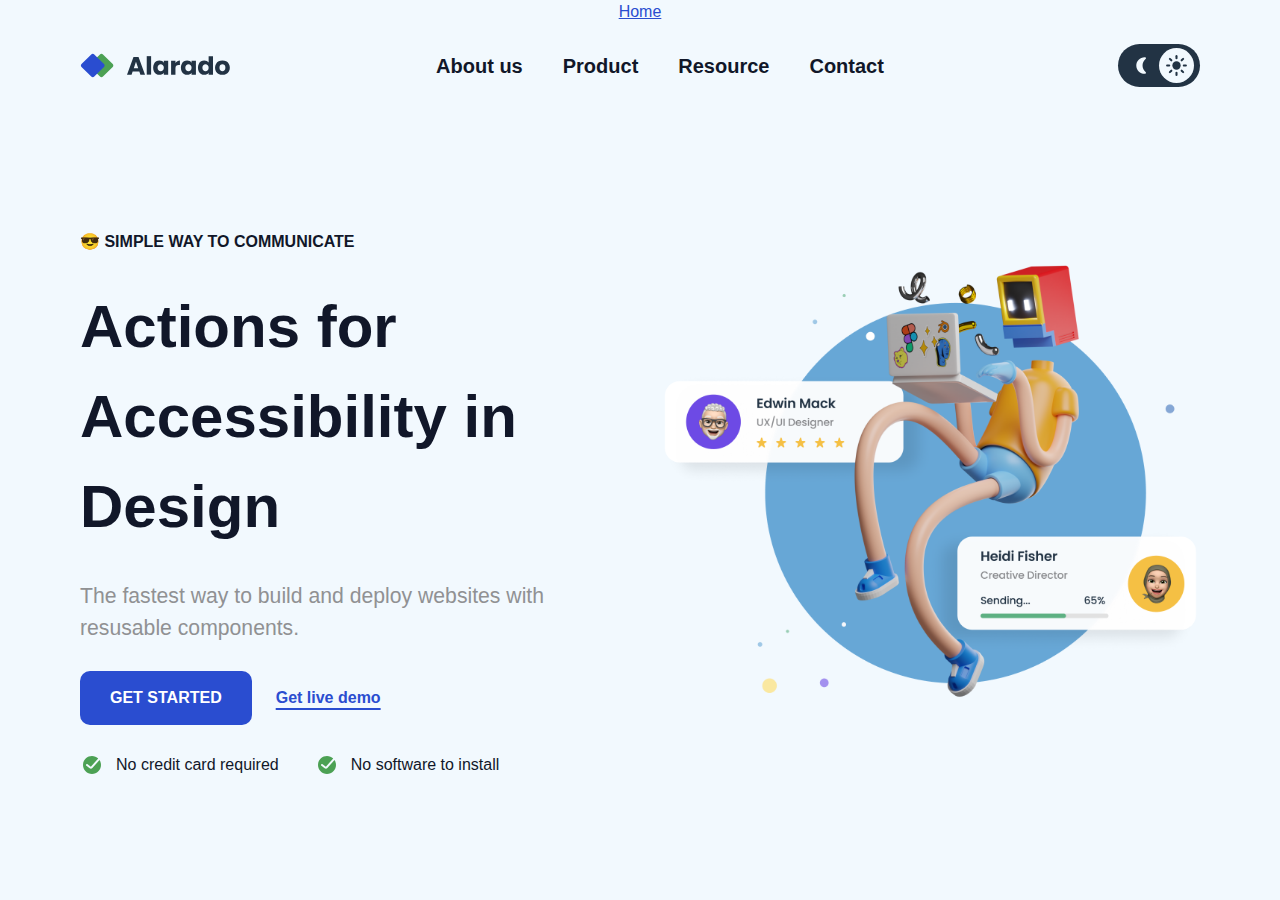
<file: sh/sh.html>
<!DOCTYPE html>
<html lang="en" data-theme="light">

<head>
    <meta charset="UTF-8">
    <meta name="viewport" content="width=device-width, initial-scale=1.0">
    <title>Simple Homepage</title>
    <link rel="stylesheet" href="./sh.css">
    <link rel="stylesheet" href="../main.css">
    <link rel="stylesheet" href="../reset.css">
    <link rel="preconnect" href="https://fonts.googleapis.com">
    <link rel="preconnect" href="https://fonts.gstatic.com" crossorigin>
    <link
        href="https://fonts.googleapis.com/css2?family=Poppins:ital,wght@0,100;0,200;0,300;0,400;0,500;0,600;0,700;0,800;0,900;1,100;1,200;1,300;1,400;1,500;1,600;1,700;1,800;1,900&display=swap"
        rel="stylesheet">
</head>

<body>
    <header class="header-container">
        <a href="../index.html" class="header-link">Home</a>
    </header>
    <header class="sh__header-container">
        <div class="sh__header-side">
            <img src="./images/alarado-icon-homepage.svg" alt="Alarado Company Logo" class="sh__header-logo">
        </div>
        <nav>
            <ul class="sh__header-list">
                <li class="sh__header-list-item"><a class="sh__header-link" href="#">About us</a></li>
                <li class="sh__header-list-item"><a class="sh__header-link" href="#">Product</a></li>
                <li class="sh__header-list-item"><a class="sh__header-link" href="#">Resource</a></li>
                <li class="sh__header-list-item"><a class="sh__header-link" href="#">Contact</a></li>
            </ul>
        </nav>
        <div class="sh__header-side">
            <button type="button" data-theme-toggle aria-label="Change to dark theme" class="sh__header-theme-button">
                <svg width="35" height="35" viewBox="0 0 24 24" fill="none" xmlns="http://www.w3.org/2000/svg"
                    class="sh__header-theme-moon">
                    <path fill-rule="evenodd" clip-rule="evenodd"
                        d="M15 4C15.292 4 15.438 4 15.5781 4.04183C16.192 4.22522 16.4775 4.93111 16.1637 5.48976C16.0921 5.61719 15.8744 5.82779 15.4389 6.249C13.935 7.70352 13 9.74257 13 12C13 14.2574 13.935 16.2965 15.4389 17.751C15.8744 18.1722 16.0921 18.3828 16.1637 18.5102C16.4775 19.0689 16.192 19.7748 15.5781 19.9582C15.438 20 15.292 20 15 20V20C10.5817 20 7 16.4183 7 12C7 7.58172 10.5817 4 15 4V4Z"
                        fill="#F2F9FE" />
                </svg>
                <svg width="35" height="35" viewBox="0 0 24 24" fill="none" xmlns="http://www.w3.org/2000/svg"
                    class="sh__header-theme-sun">
                    <circle cx="12" cy="12" r="4" fill="#223344" />
                    <path d="M12 5V3" stroke="#223344" stroke-width="2" stroke-linecap="round" />
                    <path d="M12 21V19" stroke="#223344" stroke-width="2" stroke-linecap="round" />
                    <path d="M16.9498 7.04996L18.364 5.63574" stroke="#223344" stroke-width="2"
                        stroke-linecap="round" />
                    <path d="M5.63608 18.3644L7.05029 16.9502" stroke="#223344" stroke-width="2"
                        stroke-linecap="round" />
                    <path d="M19 12L21 12" stroke="#223344" stroke-width="2" stroke-linecap="round" />
                    <path d="M3 12L5 12" stroke="#223344" stroke-width="2" stroke-linecap="round" />
                    <path d="M16.9498 16.95L18.364 18.3643" stroke="#223344" stroke-width="2" stroke-linecap="round" />
                    <path d="M5.63608 5.63559L7.05029 7.0498" stroke="#223344" stroke-width="2"
                        stroke-linecap="round" />
                </svg>
            </button>
            <button class="sh__header-hamburger-menu" onclick="handleMobileMenuClickOpen()">
                <svg viewBox="0 0 100 80" width="25" height="25">
                    <rect width="100" height="15" rx="10"></rect>
                    <rect y="30" width="100" height="15" rx="10"></rect>
                    <rect y="60" width="100" height="15" rx="10"></rect>
                </svg>
            </button>
        </div>
    </header>
    <nav class="sh__header-mobile-menu" id="mobile-menu">
        <div class="sh__header-mobile-menu-x-container">
            <button class="sh__header-mobile-menu-x" onclick="handleMobileMenuClickClose()">
                <svg clip-rule=" evenodd" fill-rule="evenodd" stroke-linejoin="round" stroke-miterlimit="2"
                    viewBox="0 0 24 24" height="30" width="30" xmlns="http://www.w3.org/2000/svg"
                    class="sh__header-mobile-menu-svg">
                    <path
                        d="m12 10.93 5.719-5.72c.146-.146.339-.219.531-.219.404 0 .75.324.75.749 0 .193-.073.385-.219.532l-5.72 5.719 5.719 5.719c.147.147.22.339.22.531 0 .427-.349.75-.75.75-.192 0-.385-.073-.531-.219l-5.719-5.719-5.719 5.719c-.146.146-.339.219-.531.219-.401 0-.75-.323-.75-.75 0-.192.073-.384.22-.531l5.719-5.719-5.72-5.719c-.146-.147-.219-.339-.219-.532 0-.425.346-.749.75-.749.192 0 .385.073.531.219z" />
                </svg>
            </button>
        </div>
        <ul class="sh__header-mobile-list">
            <li class="sh__header-mobile-list-item"><a class="sh__header-mobile-list-link" href="#">About us</a></li>
            <li class="sh__header-mobile-list-item"><a class="sh__header-mobile-list-link" href="#">Product</a></li>
            <li class="sh__header-mobile-list-item"><a class="sh__header-mobile-list-link" href="#">Resource</a></li>
            <li class="sh__header-mobile-list-item"><a class="sh__header-mobile-list-link" href="#">Contact</a></li>
        </ul>
        <div class="sh__header-mobile-button-container">
            <button type="button" data-theme-mobile-toggle aria-label="Change to dark theme"
                class="sh__header-mobile-theme-button">
                <svg width="35" height="35" viewBox="0 0 24 24" xmlns="http://www.w3.org/2000/svg"
                    class="sh__header-mobile-theme-moon">
                    <path fill-rule="evenodd" clip-rule="evenodd"
                        d="M15 4C15.292 4 15.438 4 15.5781 4.04183C16.192 4.22522 16.4775 4.93111 16.1637 5.48976C16.0921 5.61719 15.8744 5.82779 15.4389 6.249C13.935 7.70352 13 9.74257 13 12C13 14.2574 13.935 16.2965 15.4389 17.751C15.8744 18.1722 16.0921 18.3828 16.1637 18.5102C16.4775 19.0689 16.192 19.7748 15.5781 19.9582C15.438 20 15.292 20 15 20V20C10.5817 20 7 16.4183 7 12C7 7.58172 10.5817 4 15 4V4Z"
                        fill="#F2F9FE" />
                </svg>
                <svg width="35" height="35" viewBox="0 0 24 24" xmlns="http://www.w3.org/2000/svg"
                    class="sh__header-mobile-theme-sun">
                    <circle cx="12" cy="12" r="4" fill="#223344" />
                    <path d="M12 5V3" stroke="#223344" stroke-width="2" stroke-linecap="round" />
                    <path d="M12 21V19" stroke="#223344" stroke-width="2" stroke-linecap="round" />
                    <path d="M16.9498 7.04996L18.364 5.63574" stroke="#223344" stroke-width="2"
                        stroke-linecap="round" />
                    <path d="M5.63608 18.3644L7.05029 16.9502" stroke="#223344" stroke-width="2"
                        stroke-linecap="round" />
                    <path d="M19 12L21 12" stroke="#223344" stroke-width="2" stroke-linecap="round" />
                    <path d="M3 12L5 12" stroke="#223344" stroke-width="2" stroke-linecap="round" />
                    <path d="M16.9498 16.95L18.364 18.3643" stroke="#223344" stroke-width="2" stroke-linecap="round" />
                    <path d="M5.63608 5.63559L7.05029 7.0498" stroke="#223344" stroke-width="2"
                        stroke-linecap="round" />
                </svg>
            </button>
        </div>
    </nav>
    <main class="main-container">
        <section class="sh__hero-container">
            <div class="sh__hero-info">
                <p class="sh__hero-info-subheader">😎 SIMPLE WAY TO COMMUNICATE</p>
                <h1 class="sh__hero-info-header">Actions for Accessibility in Design</h1>
                <p class="sh__hero-info-text">The fastest way to build and deploy websites with resusable components.
                </p>
                <div class="sh__hero-info-button-row">
                    <button class="sh__hero-info-button">GET STARTED</button>
                    <a href="#" class="sh__hero-info-link">Get live demo</a>
                </div>
                <ul class="sh__hero-info-list">
                    <li class="sh__hero-info-list-item"><img src="./images/Done_ring_round_fill.svg" alt="check mark">No
                        credit
                        card required</li>
                    <li class="sh__hero-info-list-item"><img src="./images/Done_ring_round_fill.svg" alt="check mark">No
                        software
                        to install</li>
                </ul>
            </div>
            <div class="sh__hero-image-container">
                <img src="./images/hero-image-simple-homepage.png" alt="decoration" class="sh__hero-image">
            </div>
        </section>
    </main>
    <script src="./sh.js"></script>
</body>

</html>
</file>
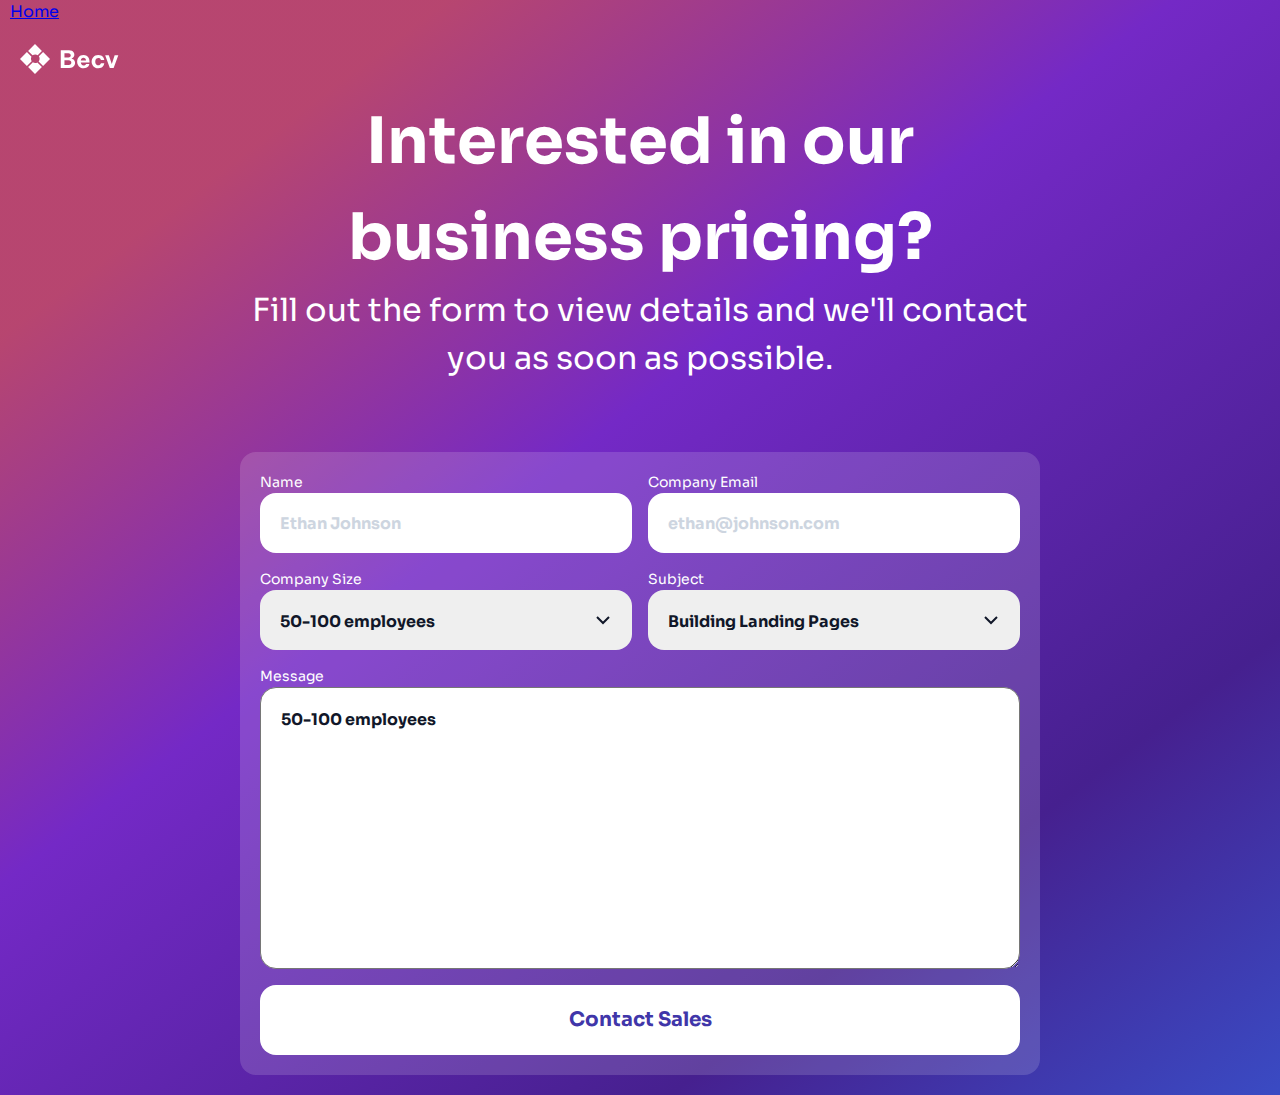
<file: rwd/cf/cf.html>
<!DOCTYPE html>
<html lang="en">

<head>
    <meta charset="UTF-8">
    <meta name="viewport" content="width=device-width, initial-scale=1.0">
    <link rel="apple-touch-icon" sizes="180x180" href="../../icons/apple-touch-icon.png">
    <link rel="icon" type="image/png" sizes="32x32" href="../../icons/favicon-32x32.png">
    <link rel="icon" type="image/png" sizes="16x16" href="../../icons/favicon-16x16.png">
    <link rel="manifest" href="../../icons/site.webmanifest">
    <link rel="mask-icon" href="../../icons/safari-pinned-tab.svg" color="#5bbad5">
    <meta name="msapplication-TileColor" content="#da532c">
    <meta name="theme-color" content="#ffffff">
    <title>Contact Form</title>
    <link rel="stylesheet" href="./cf.css">
    <link rel="stylesheet" href="../../main.css">
    <link rel="stylesheet" href="../../reset.css">
    <link rel="preconnect" href="https://fonts.googleapis.com">
    <link rel="preconnect" href="https://fonts.gstatic.com" crossorigin>
    <link href="https://fonts.googleapis.com/css2?family=Sora:wght@100..800&display=swap" rel="stylesheet">
</head>

<body>
    <header class="header-container">
        <a href="../../index.html" class="header-link">Home</a>
    </header>
    <header class="cf__header">
        <svg width="99" height="30" viewBox="0 0 99 30" fill="none" xmlns="http://www.w3.org/2000/svg">
            <path fill-rule="evenodd" clip-rule="evenodd"
                d="M21.9186 6.91865L14.9999 0L8.08129 6.91865L12.5357 11.373C13.2837 10.7556 14.2427 10.3846 15.2883 10.3846C16.186 10.3846 17.0199 10.658 17.7112 11.1261L21.9186 6.91865ZM18.627 17.4642C19.2444 16.7162 19.6153 15.7572 19.6153 14.7116C19.6153 13.8139 19.3419 12.9801 18.8739 12.2888L23.0814 8.08132L30 15L23.0814 21.9186L18.627 17.4642ZM12.8655 18.2971C13.5568 18.7651 14.3907 19.0385 15.2883 19.0385C16.0358 19.0385 16.7391 18.8489 17.3526 18.5153L21.9186 23.0813L14.9999 30L8.08129 23.0813L12.8655 18.2971ZM11.4846 12.6473C11.151 13.2608 10.9614 13.9641 10.9614 14.7116C10.9614 15.6093 11.2348 16.4431 11.7029 17.1344L6.91865 21.9186L0 15L6.91865 8.08132L11.4846 12.6473Z"
                fill="white" />
            <path
                d="M40.7693 24V6.24H48.9773C50.1293 6.24 51.0973 6.44 51.8813 6.84C52.6813 7.24 53.2893 7.776 53.7053 8.448C54.1213 9.104 54.3293 9.832 54.3293 10.632C54.3293 11.416 54.1853 12.072 53.8973 12.6C53.6093 13.112 53.2573 13.528 52.8413 13.848C52.4413 14.152 52.0493 14.36 51.6653 14.472V14.664C52.0973 14.76 52.5773 14.968 53.1053 15.288C53.6333 15.608 54.0893 16.064 54.4733 16.656C54.8573 17.248 55.0493 18.016 55.0493 18.96C55.0493 19.792 54.8493 20.592 54.4493 21.36C54.0653 22.128 53.4333 22.76 52.5533 23.256C51.6893 23.752 50.5613 24 49.1693 24H40.7693ZM48.3533 9.336H44.4653V13.464H48.3533C49.1853 13.464 49.7933 13.264 50.1773 12.864C50.5613 12.464 50.7533 11.976 50.7533 11.4C50.7533 10.84 50.5613 10.36 50.1773 9.96C49.7933 9.544 49.1853 9.336 48.3533 9.336ZM48.6413 16.296H44.4653V20.904H48.6413C49.5853 20.904 50.2653 20.68 50.6813 20.232C51.1133 19.768 51.3293 19.216 51.3293 18.576C51.3293 17.952 51.1133 17.416 50.6813 16.968C50.2653 16.52 49.5853 16.296 48.6413 16.296ZM63.641 24.24C62.521 24.24 61.553 24.056 60.737 23.688C59.921 23.304 59.249 22.8 58.721 22.176C58.193 21.536 57.793 20.824 57.521 20.04C57.265 19.256 57.137 18.448 57.137 17.616C57.137 16.816 57.257 16.032 57.497 15.264C57.753 14.48 58.137 13.768 58.649 13.128C59.177 12.488 59.841 11.984 60.641 11.616C61.457 11.232 62.417 11.04 63.521 11.04C64.689 11.04 65.721 11.296 66.617 11.808C67.529 12.32 68.241 13.08 68.753 14.088C69.265 15.08 69.521 16.288 69.521 17.712V18.6H60.809C60.857 19.368 61.121 20.032 61.601 20.592C62.097 21.152 62.777 21.432 63.641 21.432C64.137 21.432 64.537 21.36 64.841 21.216C65.161 21.056 65.409 20.88 65.585 20.688C65.761 20.48 65.881 20.296 65.945 20.136C66.009 19.976 66.041 19.896 66.041 19.896H69.401C69.401 19.896 69.361 20.048 69.281 20.352C69.217 20.64 69.073 21 68.849 21.432C68.625 21.864 68.297 22.296 67.865 22.728C67.449 23.16 66.897 23.52 66.209 23.808C65.521 24.096 64.665 24.24 63.641 24.24ZM60.809 16.392H66.017C65.969 15.512 65.705 14.856 65.225 14.424C64.745 13.992 64.153 13.776 63.449 13.776C62.745 13.776 62.145 14.008 61.649 14.472C61.153 14.92 60.873 15.56 60.809 16.392ZM78.2397 24.24C77.1197 24.24 76.1437 24.056 75.3117 23.688C74.4797 23.304 73.7917 22.8 73.2477 22.176C72.7037 21.552 72.2957 20.848 72.0237 20.064C71.7517 19.264 71.6157 18.456 71.6157 17.64C71.6157 16.824 71.7517 16.024 72.0237 15.24C72.2957 14.456 72.7037 13.752 73.2477 13.128C73.7917 12.488 74.4797 11.984 75.3117 11.616C76.1437 11.232 77.1197 11.04 78.2397 11.04C79.3757 11.04 80.3117 11.208 81.0477 11.544C81.7837 11.864 82.3677 12.272 82.7997 12.768C83.2477 13.248 83.5757 13.736 83.7837 14.232C83.9917 14.712 84.1197 15.12 84.1677 15.456C84.2317 15.776 84.2637 15.936 84.2637 15.936H80.8557C80.8557 15.936 80.8237 15.84 80.7597 15.648C80.7117 15.44 80.5997 15.208 80.4237 14.952C80.2637 14.68 80.0157 14.448 79.6797 14.256C79.3437 14.048 78.8957 13.944 78.3357 13.944C77.6477 13.944 77.0717 14.12 76.6077 14.472C76.1597 14.808 75.8237 15.256 75.5997 15.816C75.3757 16.376 75.2637 16.984 75.2637 17.64C75.2637 18.296 75.3757 18.904 75.5997 19.464C75.8237 20.024 76.1597 20.48 76.6077 20.832C77.0717 21.168 77.6477 21.336 78.3357 21.336C78.8957 21.336 79.3437 21.24 79.6797 21.048C80.0157 20.84 80.2637 20.608 80.4237 20.352C80.5997 20.08 80.7117 19.848 80.7597 19.656C80.8237 19.448 80.8557 19.344 80.8557 19.344H84.2637C84.2637 19.344 84.2317 19.512 84.1677 19.848C84.1197 20.168 83.9917 20.576 83.7837 21.072C83.5757 21.552 83.2477 22.04 82.7997 22.536C82.3677 23.016 81.7837 23.424 81.0477 23.76C80.3117 24.08 79.3757 24.24 78.2397 24.24ZM89.8207 24L85.1647 11.28H88.8127L91.7887 19.896L94.6447 11.28H98.3167L93.6367 24H89.8207Z"
                fill="white" />
        </svg>
    </header>
    <main class="main-container justify-center">
        <section class="cf__container">
            <div class="cf__header-text-container">
                <h1 class="cf__header-text">Interested in our business pricing?</h1>
                <h2 class="cf__subheader-text">Fill out the form to view details and we'll contact you as soon as
                    possible.
                </h2>
            </div>

            <form class="cf__form">
                <div class="cf__form-row">
                    <div class="cf__form-input-container">
                        <label for="name" class="cf__form-label">Name</label>
                        <input type="text" id="name" for="name" class="cf__form-input" placeholder="Ethan Johnson">
                    </div>
                    <div class="cf__form-input-container">
                        <label for="email" class="cf__form-label">Company Email</label>
                        <input type="text" id="email" for="email" class="cf__form-input"
                            placeholder="ethan@johnson.com">
                    </div>
                </div>
                <div class="cf__form-row">
                    <div class="cf__form-input-container">
                        <label for="company-size" class="cf__form-label">Company Size</label>
                        <select type="select" id="company-size" for="company-size"
                            class="cf__form-input cf__form-select">
                            <option value="50-100">50-100 employees</option>
                            <option value="101-150">101-150 employees</option>
                        </select>
                    </div>

                    <div class="cf__form-input-container">
                        <label for="subject" class="cf__form-label">Subject</label>
                        <select type="select" id="subject" for="subject" class="cf__form-input cf__form-select">
                            <option value="landing">Building Landing Pages</option>
                            <option value="forms">Building Forms</option>
                        </select>
                    </div>
                </div>
                <div class="cf__form-input-container">
                    <label for="message" class="cf__form-label">Message</label>
                    <textarea id="message" name="message" rows="10" class="cf__form-text-area">50-100 employees
                </textarea>
                </div>
                <input type="submit" value="Contact Sales" class="cf__form-submit-btn" />
            </form>

        </section>
    </main>
</body>

</html>
</file>
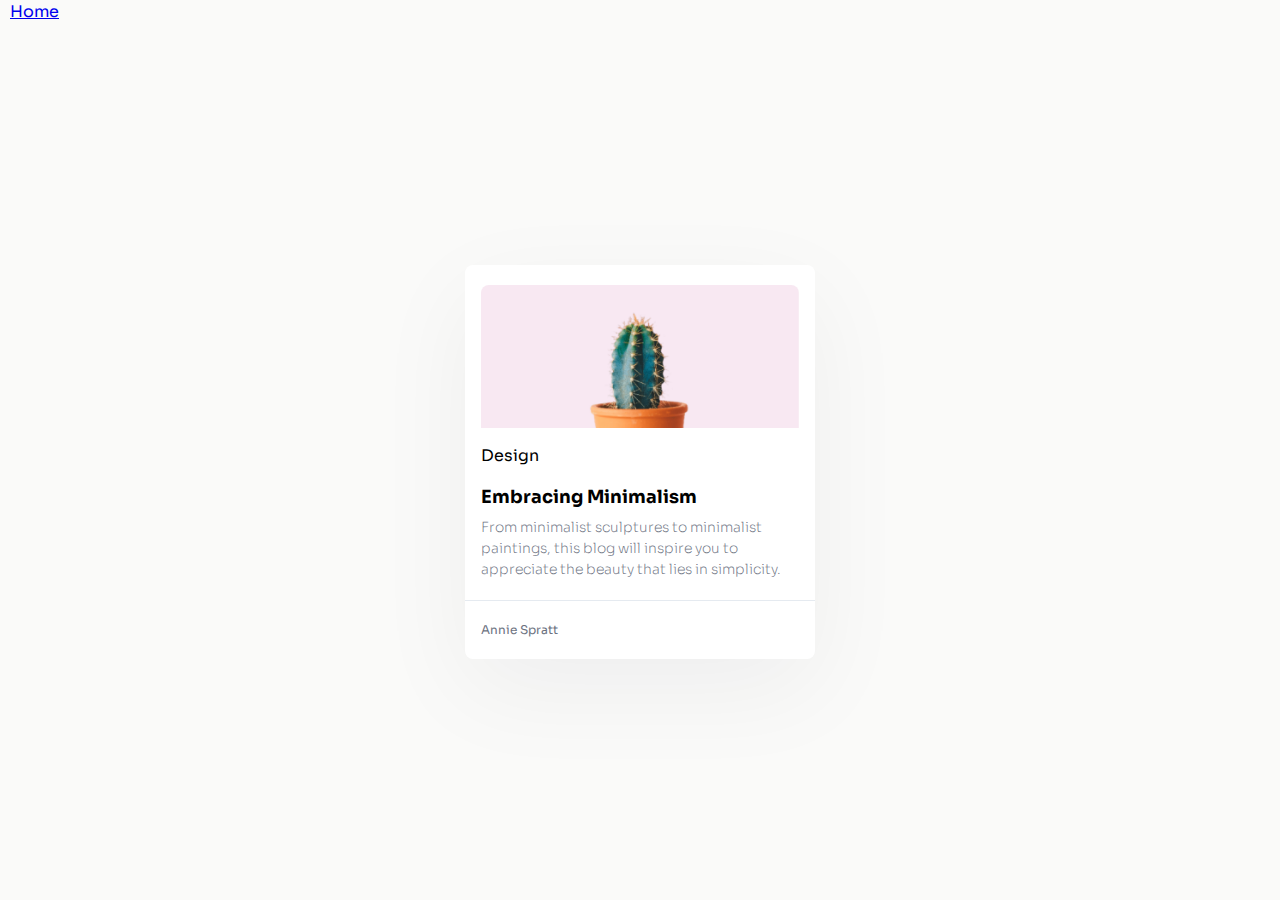
<file: rwd/mbc/mbc.html>
<!DOCTYPE html>
<html lang="en">

<head>
    <meta charset="UTF-8">
    <meta name="viewport" content="width=device-width, initial-scale=1.0">
    <title>Minimal Blog Card</title>
    <link rel="stylesheet" href="./mbc.css">
    <link rel="stylesheet" href="../../main.css">
    <link rel="stylesheet" href="../../reset.css">
    <link rel="preconnect" href="https://fonts.googleapis.com">
    <link rel="preconnect" href="https://fonts.gstatic.com" crossorigin>
    <link href="https://fonts.googleapis.com/css2?family=Sora:wght@100..800&display=swap" rel="stylesheet">
</head>

<body>
    <header class="header-container">
        <a href="../../index.html" class="header-link">Home</a>
    </header>
    <main class="main-container justify-center">
        <article class="mbc__container">
            <img src="./cactus_img.jpg" alt="A cactus in a brown pot." class="mbc__image">
            <div>
                <p class="mbc-tags">Design</p>
            </div>
            <h1 class="mbc__title">
                Embracing Minimalism
            </h1>
            <p class="mbc__description">From minimalist sculptures to minimalist paintings, this blog will inspire
                you to
                appreciate the beauty that
                lies in simplicity.</p>

            <div class="mbc__line"></div>
            <p class="mbc__author">Annie Spratt</p>
        </article>
    </main>
</body>

</html>
</file>
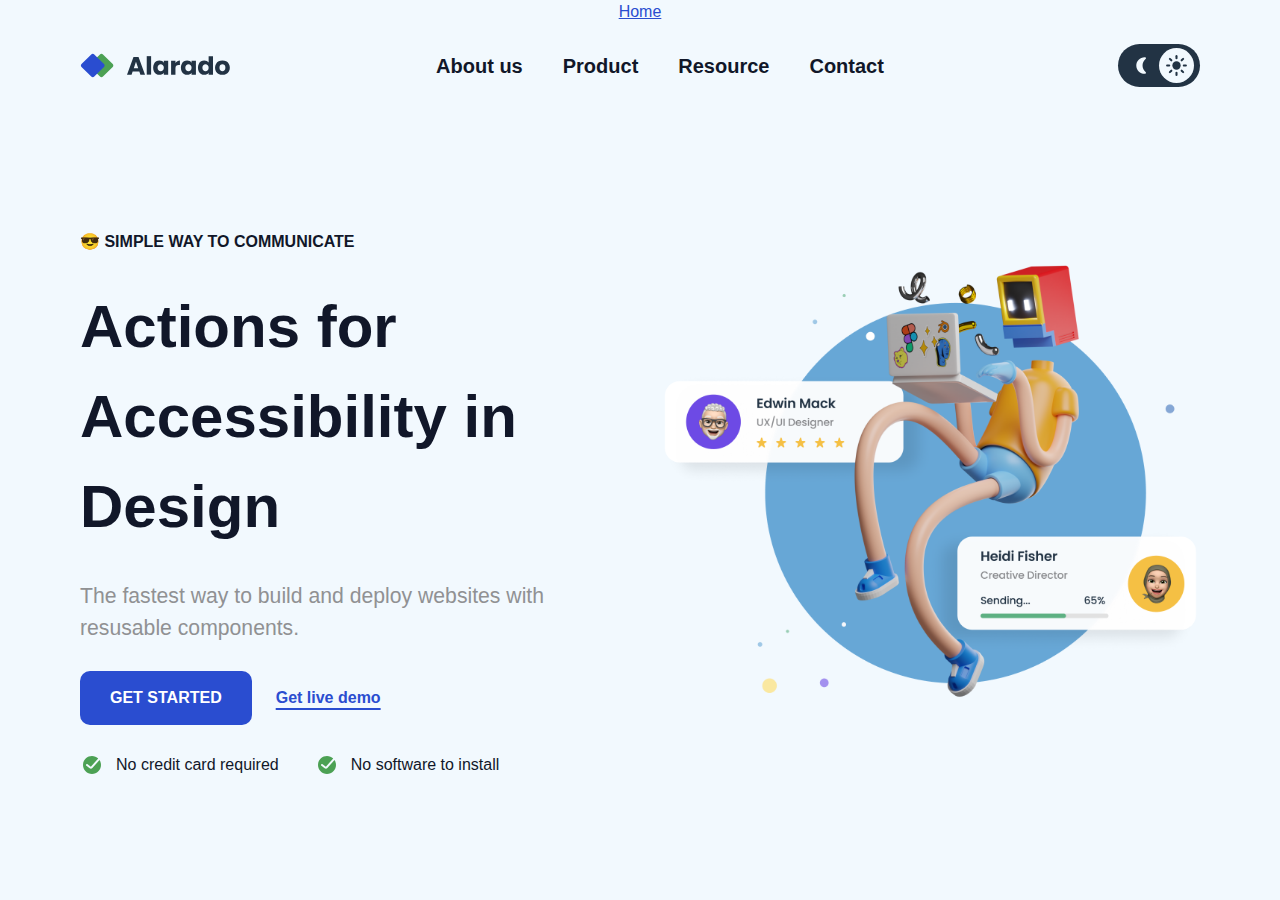
<file: rwd/sh/sh.html>
<!DOCTYPE html>
<html lang="en" data-theme="light">

<head>
    <meta charset="UTF-8">
    <meta name="viewport" content="width=device-width, initial-scale=1.0">
    <link rel="apple-touch-icon" sizes="180x180" href="../../icons/apple-touch-icon.png">
    <link rel="icon" type="image/png" sizes="32x32" href="../../icons/favicon-32x32.png">
    <link rel="icon" type="image/png" sizes="16x16" href="../../icons/favicon-16x16.png">
    <link rel="manifest" href="../../icons/site.webmanifest">
    <link rel="mask-icon" href="../../icons/safari-pinned-tab.svg" color="#5bbad5">
    <meta name="msapplication-TileColor" content="#da532c">
    <meta name="theme-color" content="#ffffff">
    <title>Simple Homepage</title>
    <link rel="stylesheet" href="./sh.css">
    <link rel="stylesheet" href="../../main.css">
    <link rel="stylesheet" href="../../reset.css">
    <link rel="preconnect" href="https://fonts.googleapis.com">
    <link rel="preconnect" href="https://fonts.gstatic.com" crossorigin>
    <link
        href="https://fonts.googleapis.com/css2?family=Poppins:ital,wght@0,100;0,200;0,300;0,400;0,500;0,600;0,700;0,800;0,900;1,100;1,200;1,300;1,400;1,500;1,600;1,700;1,800;1,900&display=swap"
        rel="stylesheet">
</head>

<body>
    <header class="header-container">
        <a href="../../index.html" class="header-link">Home</a>
    </header>
    <header class="sh__header-container">
        <div class="sh__header-side">
            <img src="./images/alarado-icon-homepage.svg" alt="Alarado Company Logo" class="sh__header-logo">
        </div>
        <nav>
            <ul class="sh__header-list">
                <li class="sh__header-list-item"><a class="sh__header-link" href="#">About us</a></li>
                <li class="sh__header-list-item"><a class="sh__header-link" href="#">Product</a></li>
                <li class="sh__header-list-item"><a class="sh__header-link" href="#">Resource</a></li>
                <li class="sh__header-list-item"><a class="sh__header-link" href="#">Contact</a></li>
            </ul>
        </nav>
        <div class="sh__header-side">
            <button type="button" data-theme-toggle aria-label="Change to dark theme" class="sh__header-theme-button">
                <svg width="35" height="35" viewBox="0 0 24 24" fill="none" xmlns="http://www.w3.org/2000/svg"
                    class="sh__header-theme-moon">
                    <path fill-rule="evenodd" clip-rule="evenodd"
                        d="M15 4C15.292 4 15.438 4 15.5781 4.04183C16.192 4.22522 16.4775 4.93111 16.1637 5.48976C16.0921 5.61719 15.8744 5.82779 15.4389 6.249C13.935 7.70352 13 9.74257 13 12C13 14.2574 13.935 16.2965 15.4389 17.751C15.8744 18.1722 16.0921 18.3828 16.1637 18.5102C16.4775 19.0689 16.192 19.7748 15.5781 19.9582C15.438 20 15.292 20 15 20V20C10.5817 20 7 16.4183 7 12C7 7.58172 10.5817 4 15 4V4Z"
                        fill="#F2F9FE" />
                </svg>
                <svg width="35" height="35" viewBox="0 0 24 24" fill="none" xmlns="http://www.w3.org/2000/svg"
                    class="sh__header-theme-sun">
                    <circle cx="12" cy="12" r="4" fill="#223344" />
                    <path d="M12 5V3" stroke="#223344" stroke-width="2" stroke-linecap="round" />
                    <path d="M12 21V19" stroke="#223344" stroke-width="2" stroke-linecap="round" />
                    <path d="M16.9498 7.04996L18.364 5.63574" stroke="#223344" stroke-width="2"
                        stroke-linecap="round" />
                    <path d="M5.63608 18.3644L7.05029 16.9502" stroke="#223344" stroke-width="2"
                        stroke-linecap="round" />
                    <path d="M19 12L21 12" stroke="#223344" stroke-width="2" stroke-linecap="round" />
                    <path d="M3 12L5 12" stroke="#223344" stroke-width="2" stroke-linecap="round" />
                    <path d="M16.9498 16.95L18.364 18.3643" stroke="#223344" stroke-width="2" stroke-linecap="round" />
                    <path d="M5.63608 5.63559L7.05029 7.0498" stroke="#223344" stroke-width="2"
                        stroke-linecap="round" />
                </svg>
            </button>
            <button class="sh__header-hamburger-menu" onclick="handleMobileMenuClickOpen()">
                <svg viewBox="0 0 100 80" width="25" height="25">
                    <rect width="100" height="15" rx="10"></rect>
                    <rect y="30" width="100" height="15" rx="10"></rect>
                    <rect y="60" width="100" height="15" rx="10"></rect>
                </svg>
            </button>
        </div>
    </header>
    <nav class="sh__header-mobile-menu" id="mobile-menu">
        <div class="sh__header-mobile-menu-x-container">
            <button class="sh__header-mobile-menu-x" onclick="handleMobileMenuClickClose()">
                <svg clip-rule=" evenodd" fill-rule="evenodd" stroke-linejoin="round" stroke-miterlimit="2"
                    viewBox="0 0 24 24" height="30" width="30" xmlns="http://www.w3.org/2000/svg"
                    class="sh__header-mobile-menu-svg">
                    <path
                        d="m12 10.93 5.719-5.72c.146-.146.339-.219.531-.219.404 0 .75.324.75.749 0 .193-.073.385-.219.532l-5.72 5.719 5.719 5.719c.147.147.22.339.22.531 0 .427-.349.75-.75.75-.192 0-.385-.073-.531-.219l-5.719-5.719-5.719 5.719c-.146.146-.339.219-.531.219-.401 0-.75-.323-.75-.75 0-.192.073-.384.22-.531l5.719-5.719-5.72-5.719c-.146-.147-.219-.339-.219-.532 0-.425.346-.749.75-.749.192 0 .385.073.531.219z" />
                </svg>
            </button>
        </div>
        <ul class="sh__header-mobile-list">
            <li class="sh__header-mobile-list-item"><a class="sh__header-mobile-list-link" href="#">About us</a></li>
            <li class="sh__header-mobile-list-item"><a class="sh__header-mobile-list-link" href="#">Product</a></li>
            <li class="sh__header-mobile-list-item"><a class="sh__header-mobile-list-link" href="#">Resource</a></li>
            <li class="sh__header-mobile-list-item"><a class="sh__header-mobile-list-link" href="#">Contact</a></li>
        </ul>
        <div class="sh__header-mobile-button-container">
            <button type="button" data-theme-mobile-toggle aria-label="Change to dark theme"
                class="sh__header-mobile-theme-button">
                <svg width="35" height="35" viewBox="0 0 24 24" xmlns="http://www.w3.org/2000/svg"
                    class="sh__header-mobile-theme-moon">
                    <path fill-rule="evenodd" clip-rule="evenodd"
                        d="M15 4C15.292 4 15.438 4 15.5781 4.04183C16.192 4.22522 16.4775 4.93111 16.1637 5.48976C16.0921 5.61719 15.8744 5.82779 15.4389 6.249C13.935 7.70352 13 9.74257 13 12C13 14.2574 13.935 16.2965 15.4389 17.751C15.8744 18.1722 16.0921 18.3828 16.1637 18.5102C16.4775 19.0689 16.192 19.7748 15.5781 19.9582C15.438 20 15.292 20 15 20V20C10.5817 20 7 16.4183 7 12C7 7.58172 10.5817 4 15 4V4Z"
                        fill="#F2F9FE" />
                </svg>
                <svg width="35" height="35" viewBox="0 0 24 24" xmlns="http://www.w3.org/2000/svg"
                    class="sh__header-mobile-theme-sun">
                    <circle cx="12" cy="12" r="4" fill="#223344" />
                    <path d="M12 5V3" stroke="#223344" stroke-width="2" stroke-linecap="round" />
                    <path d="M12 21V19" stroke="#223344" stroke-width="2" stroke-linecap="round" />
                    <path d="M16.9498 7.04996L18.364 5.63574" stroke="#223344" stroke-width="2"
                        stroke-linecap="round" />
                    <path d="M5.63608 18.3644L7.05029 16.9502" stroke="#223344" stroke-width="2"
                        stroke-linecap="round" />
                    <path d="M19 12L21 12" stroke="#223344" stroke-width="2" stroke-linecap="round" />
                    <path d="M3 12L5 12" stroke="#223344" stroke-width="2" stroke-linecap="round" />
                    <path d="M16.9498 16.95L18.364 18.3643" stroke="#223344" stroke-width="2" stroke-linecap="round" />
                    <path d="M5.63608 5.63559L7.05029 7.0498" stroke="#223344" stroke-width="2"
                        stroke-linecap="round" />
                </svg>
            </button>
        </div>
    </nav>
    <main class="main-container">
        <section class="sh__hero-container">
            <div class="sh__hero-info">
                <p class="sh__hero-info-subheader">😎 SIMPLE WAY TO COMMUNICATE</p>
                <h1 class="sh__hero-info-header">Actions for Accessibility in Design</h1>
                <p class="sh__hero-info-text">The fastest way to build and deploy websites with resusable components.
                </p>
                <div class="sh__hero-info-button-row">
                    <button class="sh__hero-info-button">GET STARTED</button>
                    <a href="#" class="sh__hero-info-link">Get live demo</a>
                </div>
                <ul class="sh__hero-info-list">
                    <li class="sh__hero-info-list-item"><img src="./images/Done_ring_round_fill.svg" alt="check mark">No
                        credit
                        card required</li>
                    <li class="sh__hero-info-list-item"><img src="./images/Done_ring_round_fill.svg" alt="check mark">No
                        software
                        to install</li>
                </ul>
            </div>
            <div class="sh__hero-image-container">
                <img src="./images/hero-image-simple-homepage.png" alt="decoration" class="sh__hero-image">
            </div>
        </section>
    </main>
    <script src="./sh.js"></script>
</body>

</html>
</file>
<file: main.css>
:root {
    --off-white: #FAFAF9;
}

body {
    display: flex;
    flex-direction: column;
    min-height: 100vh;
    font-family: "Sora", sans-serif;
    background-color: var(--off-white);
}

.main-container {
    display: flex;
    flex-direction: column;
    align-items: center;
    flex: 1 0 auto;
}

.justify-center {
    justify-content: center;
}

.header-link {
    padding: 10px;
}

.home-container {
    padding: 20px;
}

.home-header-2 {
    padding-top: 20px;
    padding-bottom: 10px;
}

.home-list-container {
    display: flex;
    flex-direction: column;
    gap: 36px;
}

.home-list {
    padding: 0;
}

.font-small {
    font-size: 0.825rem;
}
</file>
<file: bbc/bbc.css>
:root {
    --light-grey: #F2F5F9;
    --white: #FFFFFF;
    --navy: #111720;
    --grey-blue: #677489;
}

.bbc__container {
    display: flex;
    flex-direction: column;
    width: 418px;
    overflow: hidden;
    background-color: var(--white);
    border-radius: 1rem;
    font-family: 'Lato', sans-serif;
}

.bbc__container-info {
    display: flex;
    flex-direction: column;
    gap: 20px;
    padding: 0px 30px 30px 30px;
}

.bbc__image-container {
    position: relative;
    background-color: blue;
}

.bbc__image-overlay {
    position: absolute;
    translate: 0px, 20px;
    bottom: 0;
}

.bbc__title {
    font-size: 24px;
    font-weight: 500;
    font-family: 'Poppins', sans-serif;
}

.bbc__description {
    color: var(--grey-blue);
}


.bbc__line {
    border-bottom: 1px solid var(--light-grey);
    width: 120%;
    margin-left: -20px;
}

.bbc__author {
    display: flex;
    gap: 20px;
}

.bbc__author-icon {
    width: 45px;
    height: auto;
    border: 5px solid var(--light-grey);
    border-radius: 50%;
}

.bbc__author-name {
    font-weight: bold;
}

.bbc__author-job {
    font-size: 0.825rem;
    color: var(--grey-blue);
}
</file>
<file: cf/cf.css>
:root {
    --indigo: #4036A9;
    --black: #111729;
    --grey: #CDD5E0;
    --off-white: #F8FAFC;
    --white: #FFFFFF;
}

body {
    font-family: "Be Vietnam Pro", sans-serif;
    background-image: url("./bg-image.svg");
    background-size: cover;
}

select {
    -webkit-appearance: none;
    appearance: none;
}

::placeholder {
    color: var(--grey);
    opacity: 1;
    /* Firefox */
}

::-ms-input-placeholder {
    /* Edge 12 -18 */
    color: var(--grey);
}

.cf__header {
    padding: 20px;
}

.cf__container {
    display: flex;
    align-items: center;
    justify-content: center;
    flex-direction: column;
    color: var(--white);
    padding-bottom: 20px;
}

.cf__header-text {
    font-size: 4rem;
    text-align: center;
}

.cf__subheader-text {
    font-size: 2rem;
    font-weight: normal;
    text-align: center;
    padding-bottom: 70px;
}

.cf__header-text-container {
    width: 800px;
}

.cf__form {
    display: flex;
    flex-direction: column;
    gap: 16px;
    padding: 20px;
    border-radius: 1rem;
    width: 800px;
    background: rgba(255, 255, 255, 0.15);
}

.cf__form-row {
    display: flex;
    gap: 16px;
}

.cf__form-input-container {
    display: flex;
    flex-direction: column;
    width: 100%;
}

.cf__form-label {
    font-size: 0.875rem;
}

.cf__form-input,
.cf__form-text-area {
    padding: 20px;
    border-radius: 16px;
    font-weight: bold;
    color: var(--black);
}

.cf__form-input {
    height: 60px;
    border: none;
}

.cf__form-select {
    font-size: 1rem;
    background-image: url("./Expand_down.svg");
    background-position: 95%;
    background-repeat: no-repeat;
}

.cf__form-submit-btn {
    height: 70px;
    width: 100%;
    padding: 16px;
    border-radius: 16px;
    border: none;
    font-size: 1.25rem;
    font-weight: bold;
    color: var(--indigo);
    background-color: var(--white);
}

@media only screen and (max-width:1024px) {
    .main-container {
        align-items: start !important;
    }

    .cf__container {
        width: 100%;
        padding: 20px;
    }

    .cf__header-text-container {
        width: 500px;
    }

    .cf__header-text {
        font-size: 2.5rem;
    }

    .cf__subheader-text {
        font-size: 1.5rem;
    }

    .cf__form {
        width: 100%;
    }
}

@media only screen and (max-width:640px) {
    .cf__form {
        padding-bottom: 100px;
    }

    .cf__form-row {
        flex-direction: column;
    }

}
</file>
<file: mbc/mbc.css>
.mbc__container {
    width: 350px;
    padding: 20px 16px 20px 16px;
    background-color: var(--white);
    border-radius: 0.5rem;
    overflow: hidden;
    box-shadow: 0px 30px 100px 0px rgba(17, 23, 41, 0.05);
}

.mbc__image {
    width: 100%;
    height: auto;
    border-radius: 0.5rem;
    padding-bottom: 16px;
}

.mbc__tags {
    width: min-content;
    font-weight: bold;
    border-radius: 1rem;
    padding: 5px 15px 5px 15px;
    font-size: 0.625rem;
    color: var(--dark-purple);
    background-color: var(--light-purple);
}

.mbc__title {
    font-size: 1.125rem;
    padding-top: 16px;
    padding-bottom: 6px;
}

.mbc__description {
    font-weight: 200;
    font-size: 0.875rem;
    padding-bottom: 20px;
}

.mbc__author {
    font-weight: 400;
    font-size: 0.75rem;
    padding-top: 20px;
}


.mbc__author,
.mbc__description {
    color: var(--dark-grey);
}

.mbc__line {
    margin-left: -16px;
    width: 120%;
    border-bottom: 1px var(--light-grey) solid;
}
</file>
<file: reviewers/reviewers.css>
:root {
    --yellow: #F5C044;
    --green: #4CA154;
    --black: #18181B;
    --dark-grey: #52525A;
    --grey: #D4D4D8;
    --off-white: #FAFAF9;
    --white: #FFFFFF;
}

body {
    font-family: "Sora", sans-serif;
}
</file>
<file: sh/sh.css>
:root {
    --blue: #2A4DD0;
    --green: #4CA152;
    --black: #111729;
    --navy: #223344;
    --grey: #909193;
    --light-blue: #F2F9FE;
    --white: #ffffff;
}

[data-theme="light"] {
    --color-bg: var(--light-blue);
    --color-bg-2: var(--white);
    --color-text: var(--black);
    --color-text-2: var(--blue);
    --color-text-3: var(--grey);
    --color-bg-button: var(--navy);
    --color-bg-button-active: var(--light-blue);
    --img-logo: url("./images/alarado-icon-homepage.svg");
}

[data-theme="dark"] {
    --color-bg: var(--navy);
    --color-bg-2: var(--black);
    --color-text: var(--white);
    --color-text-2: var(--light-blue);
    --color-text-3: var(--light-blue);
    --color-bg-button: var(--light-blue);
    --color-bg-button-active: var(--navy);
    --img-logo: url("./images/alarado-icon-homepage-dark.svg");
}

body {
    display: flex;
    flex-direction: column;
    align-items: center;
    font-family: "Poppins", sans-serif;
    background-color: var(--color-bg) !important;
    transition: background-color 0.3s ease;
}

a {
    color: var(--color-text-2);
}

.main-container {
    justify-content: start !important;
    padding-top: 50px;
}

.sh__header-container {
    display: flex;
    align-items: center;
    justify-content: space-between;
    width: 100%;
    max-width: 1200px;
    padding: 20px 40px 20px 40px;
}

.sh__header-list {
    display: flex;
    list-style: none;
    gap: 40px;
    font-size: 1.25rem;
    font-weight: bold;
}

.sh__header-link {
    color: var(--color-text);
    text-decoration: none;
}

.sh__header-side {
    min-width: 200px;
}

.sh__header-side:nth-of-type(2) {
    display: flex;
    justify-content: end;
}

.sh__header-logo {
    content: var(--img-logo);
    width: 150px;
}

.sh__header-theme-button,
.sh__header-mobile-theme-button {
    display: flex;
    align-items: center;
    background-color: var(--color-bg-button);
    border-radius: 24px;
    padding: 4px 6px 4px 6px;
    cursor: pointer;
    border: none;
}


.sh__header-theme-sun,
.sh__header-theme-moon,
.sh__header-mobile-theme-sun,
.sh__header-mobile-theme-moon {
    padding: 5px;
    border-radius: 50%;
}

.sh__header-theme-active {
    color: var(--color-bg-button);
    background-color: var(--color-bg-button-active);
}

.sh__header-hamburger-menu {
    display: none;
    background-color: var(--color-bg);
    fill: var(--color-text);
    border: none;
    cursor: pointer;
}

.sh__header-mobile-menu {
    display: none;
    position: fixed;
    flex-direction: column;
    gap: 20px;
    z-index: 1;
    right: 0;
    height: 100vh;
    width: 70%;
    background-color: var(--color-bg-2);
    transition: background-color 0.3s ease;
}

.sh__header-mobile-menu-x-container {
    display: flex;
    justify-content: end;
}

.sh__header-mobile-menu-x {
    padding: 10px;
    background-color: var(--color-bg-2);
    border: none;
    cursor: pointer;
}

.sh__header-mobile-menu-svg {
    fill: var(--color-text);
}

.sh__header-mobile-list {
    display: flex;
    flex-direction: column;
    align-items: center;
    gap: 20px;
    font-size: 1.5rem;
    font-weight: bold;
    color: var(--color-text);
    list-style-type: none;
    padding-inline-start: 0px;

}

.sh__header-mobile-list-item {
    color: var(--color-text);
    list-style-type: none;
}

.sh__header-mobile-list-link {
    color: var(--color-text);
    text-decoration: none;
}

.sh__header-mobile-button-container {
    display: flex;
    justify-content: center;
    width: 100%;
}

.sh__hero-container {
    display: grid;
    grid-template-columns: 1fr 1fr;
    gap: 30px;
    max-width: 1200px;
    padding: 20px 40px 20px 40px;
}

.sh__hero-info {
    display: flex;
    flex-direction: column;
    gap: 28px;
}

.sh__hero-info-subheader {
    font-weight: bold;
    color: var(--color-text);
}

.sh__hero-info-header {
    font-size: 3.75rem;
    font-weight: 900;
    color: var(--color-text);
}

.sh__hero-info-text {
    font-weight: 500;
    font-size: 1.325rem;
    color: var(--color-text-3);
}

.sh__hero-info-button-row {
    display: flex;
    align-items: center;
    gap: 24px;
}

.sh__hero-info-button {
    font-weight: bold;
    color: var(--white);
    background-color: var(--blue);
    border-radius: 10px;
    border: none;
    padding: 15px 30px 15px 30px;
}

.sh__hero-info-link {
    color: var();
    font-weight: bold;

    text-decoration-thickness: 2px;
    text-underline-offset: 5px;
}

.sh__hero-info-list {
    display: flex;
    gap: 36px;
    list-style-type: none;
    padding: 0;
    margin: 0;
    color: var(--color-text);
}

.sh__hero-info-list-item {
    display: flex;
    align-items: center;
    gap: 12px;
}

@media only screen and (max-width:1280px) {
    .main-container {
        justify-content: center !important;
        padding-top: 0px;
    }
}

@media only screen and (max-width:1024px) {
    .sh__hero-container {
        grid-template-columns: 1fr;
    }

    .sh__hero-image-container {
        order: -1;
    }

    .sh__header-side {
        min-width: 100px;
    }

    .sh__header-list {
        font-size: 1rem;
    }
}

@media only screen and (max-width:640px) {

    .sh__header-list,
    .sh__header-theme-button {
        display: none;
    }

    .sh__header-hamburger-menu {
        display: inline-block;
    }

    .sh__hero-info-header {
        font-size: 2.25rem;
    }

    .sh__hero-info-header {
        font-size: 2.25rem;
    }

    .sh__hero-info-text {
        font-size: 1rem;
    }

    .sh__hero-info-button {
        font-size: 0.825rem;
        padding: 10px 20px 10px 20px;
    }

}
</file>
<file: rwd/cf/cf.css>
:root {
    --indigo: #4036A9;
    --black: #111729;
    --grey: #CDD5E0;
    --off-white: #F8FAFC;
    --white: #FFFFFF;
}

body {
    font-family: "Be Vietnam Pro", sans-serif;
    background-image: url("./bg-image.svg");
    background-size: cover;
}

select {
    -webkit-appearance: none;
    appearance: none;
}

::placeholder {
    color: var(--grey);
    opacity: 1;
    /* Firefox */
}

::-ms-input-placeholder {
    /* Edge 12 -18 */
    color: var(--grey);
}

.cf__header {
    padding: 20px;
}

.cf__container {
    display: flex;
    align-items: center;
    justify-content: center;
    flex-direction: column;
    color: var(--white);
    padding-bottom: 20px;
}

.cf__header-text {
    font-size: 4rem;
    text-align: center;
}

.cf__subheader-text {
    font-size: 2rem;
    font-weight: normal;
    text-align: center;
    padding-bottom: 70px;
}

.cf__header-text-container {
    width: 800px;
}

.cf__form {
    display: flex;
    flex-direction: column;
    gap: 16px;
    padding: 20px;
    border-radius: 1rem;
    width: 800px;
    background: rgba(255, 255, 255, 0.15);
}

.cf__form-row {
    display: flex;
    gap: 16px;
}

.cf__form-input-container {
    display: flex;
    flex-direction: column;
    width: 100%;
}

.cf__form-label {
    font-size: 0.875rem;
}

.cf__form-input,
.cf__form-text-area {
    padding: 20px;
    border-radius: 16px;
    font-weight: bold;
    color: var(--black);
}

.cf__form-input {
    height: 60px;
    border: none;
}

.cf__form-select {
    font-size: 1rem;
    background-image: url("./Expand_down.svg");
    background-position: 95%;
    background-repeat: no-repeat;
}

.cf__form-submit-btn {
    height: 70px;
    width: 100%;
    padding: 16px;
    border-radius: 16px;
    border: none;
    font-size: 1.25rem;
    font-weight: bold;
    color: var(--indigo);
    background-color: var(--white);
}

@media only screen and (max-width:1024px) {
    .main-container {
        align-items: start !important;
    }

    .cf__container {
        width: 100%;
        padding: 20px;
    }

    .cf__header-text-container {
        width: 500px;
    }

    .cf__header-text {
        font-size: 2.5rem;
    }

    .cf__subheader-text {
        font-size: 1.5rem;
    }

    .cf__form {
        width: 100%;
    }
}

@media only screen and (max-width:640px) {


    .cf__header-text-container {
        width: 100%;
    }

    .cf__form {
        padding-bottom: 100px;
    }

    .cf__form-row {
        flex-direction: column;
    }

}
</file>
<file: rwd/mbc/mbc.css>
:root {
    --dark-purple: #883AE1;
    --light-purple: #E6D6Fc;
    --light-grey: #E5EAF0;
    --dark-grey: #6C727F;
    --off-white: #FAFAF9;
    --white: #FFFFFF;
    --black: #20293A;
}

.mbc__container {
    width: 350px;
    padding: 20px 16px 20px 16px;
    background-color: var(--white);
    border-radius: 0.5rem;
    overflow: hidden;
    box-shadow: 0px 30px 100px 0px rgba(17, 23, 41, 0.05);
}

.mbc__image {
    width: 100%;
    height: auto;
    border-radius: 0.5rem;
    padding-bottom: 16px;
}

.mbc__tags {
    width: min-content;
    font-weight: bold;
    border-radius: 1rem;
    padding: 5px 15px 5px 15px;
    font-size: 0.625rem;
    color: var(--dark-purple);
    background-color: var(--light-purple);
}

.mbc__title {
    font-size: 1.125rem;
    padding-top: 16px;
    padding-bottom: 6px;
}

.mbc__description {
    font-weight: 200;
    font-size: 0.875rem;
    padding-bottom: 20px;
}

.mbc__author {
    font-weight: 400;
    font-size: 0.75rem;
    padding-top: 20px;
}


.mbc__author,
.mbc__description {
    color: var(--dark-grey);
}

.mbc__line {
    margin-left: -16px;
    width: 120%;
    border-bottom: 1px var(--light-grey) solid;
}
</file>
<file: rwd/sh/sh.css>
:root {
    --blue: #2A4DD0;
    --green: #4CA152;
    --black: #111729;
    --navy: #223344;
    --grey: #909193;
    --light-blue: #F2F9FE;
    --white: #ffffff;
}

[data-theme="light"] {
    --color-bg: var(--light-blue);
    --color-bg-2: var(--white);
    --color-text: var(--black);
    --color-text-2: var(--blue);
    --color-text-3: var(--grey);
    --color-bg-button: var(--navy);
    --color-bg-button-active: var(--light-blue);
    --img-logo: url("./images/alarado-icon-homepage.svg");
}

[data-theme="dark"] {
    --color-bg: var(--navy);
    --color-bg-2: var(--black);
    --color-text: var(--white);
    --color-text-2: var(--light-blue);
    --color-text-3: var(--light-blue);
    --color-bg-button: var(--light-blue);
    --color-bg-button-active: var(--navy);
    --img-logo: url("./images/alarado-icon-homepage-dark.svg");
}

body {
    display: flex;
    flex-direction: column;
    align-items: center;
    font-family: "Poppins", sans-serif;
    background-color: var(--color-bg) !important;
    transition: background-color 0.3s ease;
}

a {
    color: var(--color-text-2);
}

.main-container {
    justify-content: start !important;
    padding-top: 50px;
}

.sh__header-container {
    display: flex;
    align-items: center;
    justify-content: space-between;
    width: 100%;
    max-width: 1200px;
    padding: 20px 40px 20px 40px;
}

.sh__header-list {
    display: flex;
    list-style: none;
    gap: 40px;
    font-size: 1.25rem;
    font-weight: bold;
}

.sh__header-link {
    color: var(--color-text);
    text-decoration: none;
}

.sh__header-side {
    min-width: 200px;
}

.sh__header-side:nth-of-type(2) {
    display: flex;
    justify-content: end;
}

.sh__header-logo {
    content: var(--img-logo);
    width: 150px;
}

.sh__header-theme-button,
.sh__header-mobile-theme-button {
    display: flex;
    align-items: center;
    background-color: var(--color-bg-button);
    border-radius: 24px;
    padding: 4px 6px 4px 6px;
    cursor: pointer;
    border: none;
}


.sh__header-theme-sun,
.sh__header-theme-moon,
.sh__header-mobile-theme-sun,
.sh__header-mobile-theme-moon {
    padding: 5px;
    border-radius: 50%;
}

.sh__header-theme-active {
    color: var(--color-bg-button);
    background-color: var(--color-bg-button-active);
}

.sh__header-hamburger-menu {
    display: none;
    background-color: var(--color-bg);
    fill: var(--color-text);
    border: none;
    cursor: pointer;
}

.sh__header-mobile-menu {
    display: none;
    position: fixed;
    flex-direction: column;
    gap: 20px;
    z-index: 1;
    right: 0;
    height: 100vh;
    width: 70%;
    background-color: var(--color-bg-2);
    transition: background-color 0.3s ease;
}

.sh__header-mobile-menu-x-container {
    display: flex;
    justify-content: end;
}

.sh__header-mobile-menu-x {
    padding: 10px;
    background-color: var(--color-bg-2);
    border: none;
    cursor: pointer;
}

.sh__header-mobile-menu-svg {
    fill: var(--color-text);
}

.sh__header-mobile-list {
    display: flex;
    flex-direction: column;
    align-items: center;
    gap: 20px;
    font-size: 1.5rem;
    font-weight: bold;
    color: var(--color-text);
    list-style-type: none;
    padding-inline-start: 0px;

}

.sh__header-mobile-list-item {
    color: var(--color-text);
    list-style-type: none;
}

.sh__header-mobile-list-link {
    color: var(--color-text);
    text-decoration: none;
}

.sh__header-mobile-button-container {
    display: flex;
    justify-content: center;
    width: 100%;
}

.sh__hero-container {
    display: grid;
    grid-template-columns: 1fr 1fr;
    gap: 30px;
    max-width: 1200px;
    padding: 20px 40px 20px 40px;
}

.sh__hero-info {
    display: flex;
    flex-direction: column;
    gap: 28px;
}

.sh__hero-info-subheader {
    font-weight: bold;
    color: var(--color-text);
}

.sh__hero-info-header {
    font-size: 3.75rem;
    font-weight: 900;
    color: var(--color-text);
}

.sh__hero-info-text {
    font-weight: 500;
    font-size: 1.325rem;
    color: var(--color-text-3);
}

.sh__hero-info-button-row {
    display: flex;
    align-items: center;
    gap: 24px;
}

.sh__hero-info-button {
    font-weight: bold;
    color: var(--white);
    background-color: var(--blue);
    border-radius: 10px;
    border: none;
    padding: 15px 30px 15px 30px;
}

.sh__hero-info-link {
    color: var();
    font-weight: bold;

    text-decoration-thickness: 2px;
    text-underline-offset: 5px;
}

.sh__hero-info-list {
    display: flex;
    gap: 36px;
    list-style-type: none;
    padding: 0;
    margin: 0;
    color: var(--color-text);
}

.sh__hero-info-list-item {
    display: flex;
    align-items: center;
    gap: 12px;
}

@media only screen and (max-width:1280px) {
    .main-container {
        justify-content: center !important;
        padding-top: 0px;
    }
}

@media only screen and (max-width:1024px) {
    .sh__hero-container {
        grid-template-columns: 1fr;
    }

    .sh__hero-image-container {
        order: -1;
    }

    .sh__header-side {
        min-width: 100px;
    }

    .sh__header-list {
        font-size: 1rem;
    }
}

@media only screen and (max-width:640px) {

    .sh__header-list,
    .sh__header-theme-button {
        display: none;
    }

    .sh__header-hamburger-menu {
        display: inline-block;
    }

    .sh__hero-info-header {
        font-size: 2.25rem;
    }

    .sh__hero-info-header {
        font-size: 2.25rem;
    }

    .sh__hero-info-text {
        font-size: 1rem;
    }

    .sh__hero-info-button {
        font-size: 0.825rem;
        padding: 10px 20px 10px 20px;
    }

}
</file>
